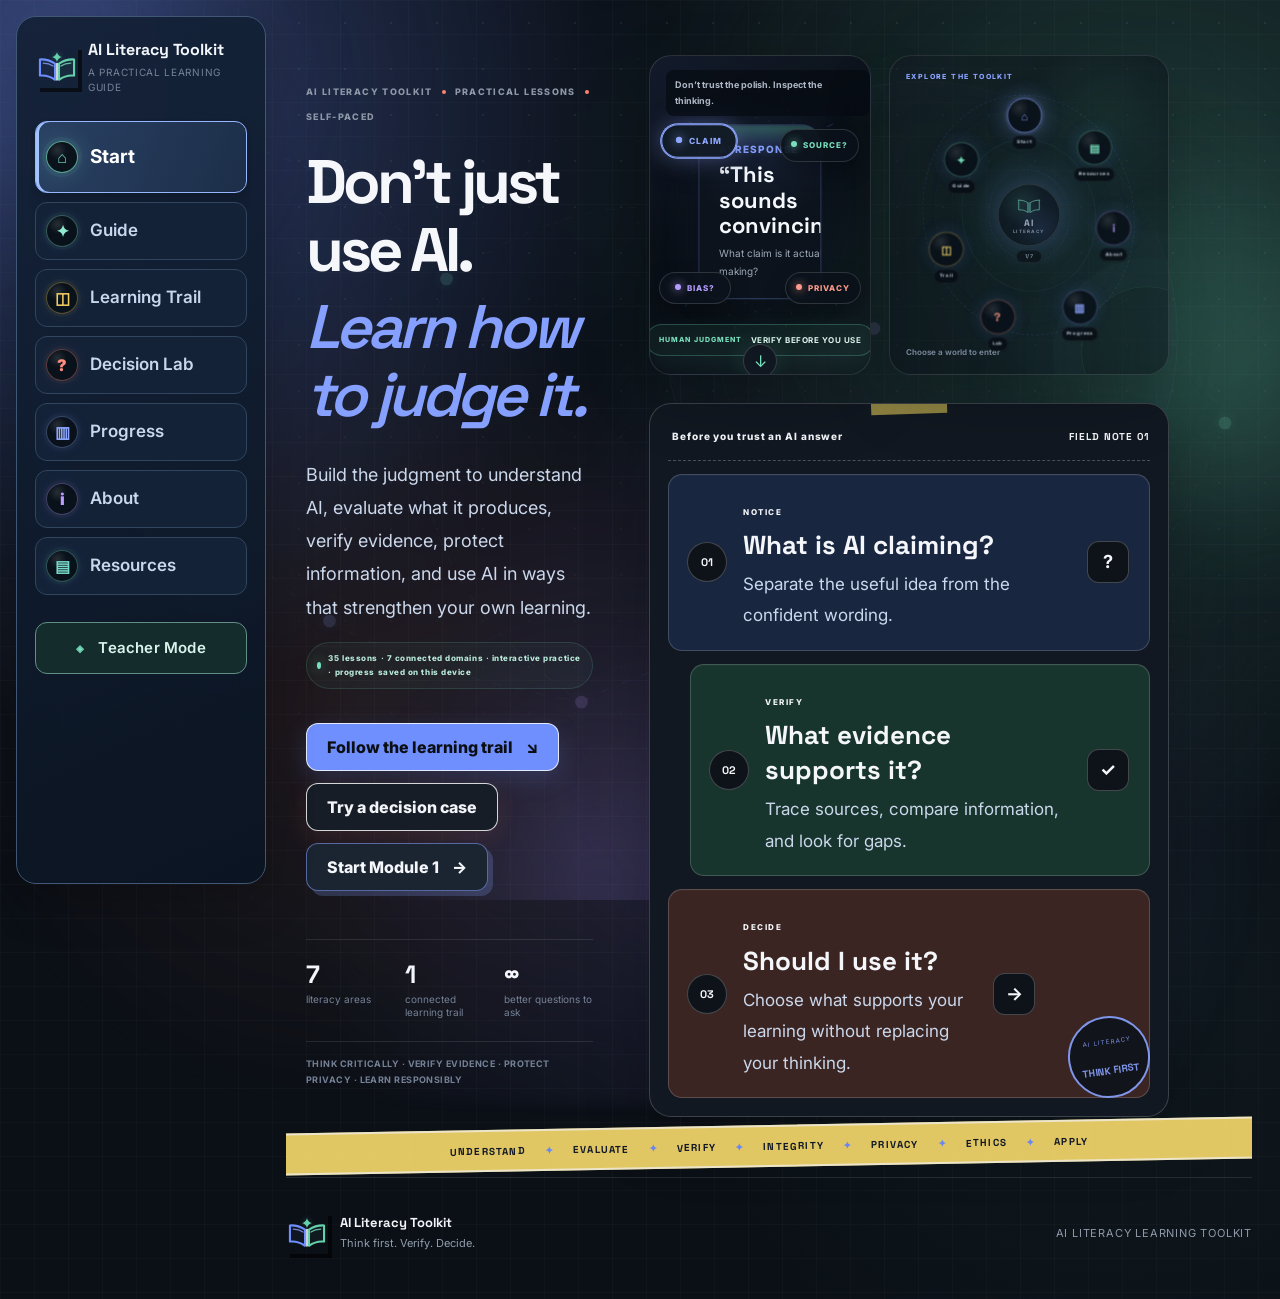
<file: index.html>
<!DOCTYPE html>
<html lang="en">
<head>
    <meta charset="UTF-8">
    <meta name="viewport" content="width=device-width, initial-scale=1.0">
    <meta name="theme-color" content="#0c0f14">
    <meta name="color-scheme" content="dark">
    <title>AI Literacy Toolkit</title>
    <meta name="description" content="Explore 35 AI literacy lessons with detailed discussions, real-life scenarios, interactive quizzes, and assessments.">
    <meta name="application-name" content="AI Literacy Toolkit">
    <meta property="og:type" content="website">
    <meta property="og:title" content="AI Literacy Toolkit">
    <meta property="og:description" content="Explore practical AI literacy lessons, real-life scenarios, quizzes, and assessments.">
    <meta name="twitter:card" content="summary">
    <meta name="twitter:title" content="AI Literacy Toolkit">
    <meta name="twitter:description" content="Explore practical AI literacy lessons, real-life scenarios, quizzes, and assessments.">
    <link rel="icon" href="data:image/svg+xml,%3Csvg xmlns='http://www.w3.org/2000/svg' viewBox='0 0 64 64'%3E%3Crect width='64' height='64' rx='15' fill='%230c0f14'/%3E%3Cg fill='none' stroke-linecap='round' stroke-linejoin='round' stroke-width='3'%3E%3Cpath d='M8 23c8-.5 15 1.5 21 6v23c-6-4.5-13-6.5-21-6V23Z' stroke='%236f8fff'/%3E%3Cpath d='M56 23c-8-.5-15 1.5-21 6v23c6-4.5 13-6.5 21-6V23Z' stroke='%2365d1ab'/%3E%3Cpath d='M32 29v23' stroke='%23f2f4f8'/%3E%3C/g%3E%3Cpath d='M32 7c1.2 4 3.4 6.2 7.4 7.4-4 1.2-6.2 3.4-7.4 7.4-1.2-4-3.4-6.2-7.4-7.4 4-1.2 6.2-3.4 7.4-7.4Z' fill='%2365d1ab'/%3E%3C/svg%3E">
    <link rel="preconnect" href="https://fonts.googleapis.com">
    <link rel="preconnect" href="https://fonts.gstatic.com" crossorigin>
    <link href="https://fonts.googleapis.com/css2?family=Inter:wght@400;500;600;700;800&family=Space+Grotesk:wght@500;600;700&display=swap" rel="stylesheet">
    <link rel="stylesheet" href="css/style.css?v=20261109-lesson-guides">
    <link rel="stylesheet" href="css/studio-enhancement.css?v=20261027-theme-restore2">
    <link rel="stylesheet" href="css/simple-lessons.css?v=20261108-lesson-sources">
    <link rel="stylesheet" href="css/lesson-media.css?v=20261031-restore1">
    <link rel="stylesheet" href="css/readable-rail.css?v=20261031-interactive2">
    <link rel="stylesheet" href="css/more-lessons.css?v=20261109-resources">
    <link rel="stylesheet" href="css/print-guides.css?v=20261109-lesson-guides">
</head>
<body class="readable-ui studio-ui">
    <a class="skip-link" href="#mainContent">Skip to main content</a>

    <div class="page-progress" aria-hidden="true">
        <span id="pageProgressBar"></span>
    </div>

    <div class="ambient-scene" aria-hidden="true">
        <svg class="ambient-domain-network" viewBox="0 0 1600 1000" preserveAspectRatio="xMidYMid slice">
            <g class="domain-network-lines">
                <path d="M165 185 C340 120 475 180 585 310"/>
                <path d="M585 310 C760 185 930 210 1060 365"/>
                <path d="M1060 365 C1210 255 1365 290 1450 470"/>
                <path d="M585 310 C520 500 555 660 735 780"/>
                <path d="M735 780 C910 690 1055 710 1185 825"/>
                <path d="M1060 365 C1025 545 1070 690 1185 825"/>
                <path d="M165 185 C235 420 305 595 455 690"/>
                <path d="M455 690 C535 735 625 760 735 780"/>
                <path d="M1450 470 C1375 650 1290 750 1185 825"/>
            </g>
            <g class="domain-network-pulses">
                <circle cx="165" cy="185" r="7"/>
                <circle cx="585" cy="310" r="7"/>
                <circle cx="1060" cy="365" r="7"/>
                <circle cx="1450" cy="470" r="7"/>
                <circle cx="455" cy="690" r="7"/>
                <circle cx="735" cy="780" r="7"/>
                <circle cx="1185" cy="825" r="7"/>
            </g>
            <g class="domain-network-halos">
                <circle cx="165" cy="185" r="28"/>
                <circle cx="585" cy="310" r="28"/>
                <circle cx="1060" cy="365" r="28"/>
                <circle cx="1450" cy="470" r="28"/>
                <circle cx="455" cy="690" r="28"/>
                <circle cx="735" cy="780" r="28"/>
                <circle cx="1185" cy="825" r="28"/>
            </g>
        </svg>

        <span class="ambient-orb ambient-orb-blue"></span>
        <span class="ambient-orb ambient-orb-mint"></span>
        <span class="ambient-orb ambient-orb-purple"></span>
        <span class="ambient-trail ambient-trail-one"></span>
        <span class="ambient-trail ambient-trail-two"></span>
        <span class="ambient-ring"></span>

    </div>

    <nav class="solar-nav" id="solarNav" aria-label="Explore toolkit pages">
        <div class="solar-system">
            <span class="solar-orbit orbit-one" aria-hidden="true"></span>
            <span class="solar-orbit orbit-two" aria-hidden="true"></span>
            <span class="solar-orbit orbit-three" aria-hidden="true"></span>
            <span class="solar-core" aria-hidden="true">
                <svg viewBox="0 0 64 52" focusable="false">
                    <path d="M6 14.5c8.2-.5 15.6 1.6 23 6.5v24.5C22.1 40.4 14.5 38.2 6 39V14.5Z"/>
                    <path d="M58 14.5c-8.2-.5-15.6 1.6-23 6.5v24.5c6.9-5.1 14.5-7.3 23-6.5V14.5Z"/>
                    <path d="M32 20.8v24.7"/>
                </svg>
                <strong>AI</strong>
                <small>LITERACY</small>
            </span>

            <button class="solar-planet planet-home" type="button" data-solar-page="home" aria-label="Open Start page">
                <span>⌂</span><i>Start</i>
            </button>
            <button class="solar-planet planet-guide" type="button" data-solar-page="guide" aria-label="Open Guide page">
                <span>✦</span><i>Guide</i>
            </button>
            <button class="solar-planet planet-modules" type="button" data-solar-page="modules" aria-label="Open Learning Trail page">
                <span>◫</span><i>Trail</i>
            </button>
            <button class="solar-planet planet-challenge" type="button" data-solar-page="challenge" aria-label="Open Decision Lab page">
                <span>?</span><i>Lab</i>
            </button>
            <button class="solar-planet planet-progress" type="button" data-solar-page="progress" aria-label="Open Progress page">
                <span>▥</span><i>Progress</i>
            </button>
            <button class="solar-planet planet-about" type="button" data-solar-page="about" aria-label="Open About page">
                <span>i</span><i>About</i>
            </button>
            <button class="solar-planet planet-resources" type="button" data-solar-page="resources" aria-label="Open Resources page">
                <span>▤</span><i>Resources</i>
            </button>
        </div>
        <span class="solar-hint">Explore the toolkit</span>
    </nav>

    <header class="site-header" id="siteHeader">
        <a class="brand" href="#home" aria-label="AI Literacy Toolkit home">
            <span class="brand-mark" aria-hidden="true">
                <svg viewBox="0 0 64 52" focusable="false">
                    <path class="logo-book-left" d="M6 14.5c8.2-.5 15.6 1.6 23 6.5v24.5C22.1 40.4 14.5 38.2 6 39V14.5Z"/>
                    <path class="logo-book-right" d="M58 14.5c-8.2-.5-15.6 1.6-23 6.5v24.5c6.9-5.1 14.5-7.3 23-6.5V14.5Z"/>
                    <path class="logo-spine" d="M32 20.8v24.7"/>
                    <path class="logo-page-left" d="M11 20c5.8.1 10.7 1.5 15 4.5"/>
                    <path class="logo-page-right" d="M53 20c-5.8.1-10.7 1.5-15 4.5"/>
                    <path class="logo-sparkle" d="M32 3.5c1.2 4 3.4 6.2 7.4 7.4-4 1.2-6.2 3.4-7.4 7.4-1.2-4-3.4-6.2-7.4-7.4 4-1.2 6.2-3.4 7.4-7.4Z"/>
                </svg>
            </span>
            <span class="brand-copy">
                <strong>AI Literacy Toolkit</strong>
                <small>A Practical Learning Guide</small>
            </span>
        </a>

        <nav class="nav-links" id="navLinks" aria-label="Primary navigation">
            <a href="#home" class="active">Start</a>
            <a href="#guide">Guide</a>
            <a href="#modules">Learning Trail</a>
            <a href="#challenge">Decision Lab</a>
            <a href="#progress">Progress</a>
            <a href="#about">About</a>
            <a href="#resources">Resources</a>
            <button class="nav-teacher-btn" id="teacherModeBtn" type="button">Teacher Mode</button>
        </nav>

        <button class="menu-btn" id="menuBtn" type="button"
                aria-label="Open navigation menu"
                aria-controls="navLinks"
                aria-expanded="false">Menu</button>
    </header>

    <main id="mainContent">
        <section class="hero app-page" id="home" data-page="home" data-page-label="START">
            <div class="hero-copy">
                <div class="eyebrow">
                    <span>AI Literacy Toolkit</span>
                    <i></i>
                    <span>Practical lessons</span>
                    <i></i>
                    <span>Self-paced</span>
                </div>

                <h1>
                    Don’t just use AI.
                    <span>Learn how to judge it.</span>
                </h1>

                <p class="hero-lead">
                    A student-centered field guide for understanding AI, checking
                    what it produces, protecting your information, and deciding
                    when AI actually supports learning.
                </p>

                <div class="hero-actions">
                    <a href="#modules" class="btn btn-ink">
                        Follow the learning trail <span>↘</span>
                    </a>
                    <button class="btn btn-paper" type="button" id="heroChallengeBtn">
                        Try a decision case
                    </button>
                    <button class="btn btn-resume" type="button" id="continueLearningBtn" hidden>
                        Continue Module <span>→</span>
                    </button>
                </div>

                <div class="hero-proof">
                    <div>
                        <strong>7</strong>
                        <span>literacy areas</span>
                    </div>
                    <div>
                        <strong>1</strong>
                        <span>connected learning trail</span>
                    </div>
                    <div>
                        <strong>∞</strong>
                        <span>better questions to ask</span>
                    </div>
                </div>
            </div>

            <div class="hero-visual-zone">
                <div class="hero-top-visuals">
                    <div class="ai-scanner-hook" aria-hidden="true">
                    <svg class="scanner-network" viewBox="0 0 600 300" preserveAspectRatio="none">
                        <path d="M300 150 C220 95 170 72 105 62"/>
                        <path d="M300 150 C385 92 445 70 515 62"/>
                        <path d="M300 150 C210 178 155 208 92 238"/>
                        <path d="M300 150 C392 182 452 210 520 240"/>
                        <circle cx="300" cy="150" r="92"/>
                        <circle cx="300" cy="150" r="126"/>
                    </svg>

                    <span class="scanner-node scanner-node-claim">CLAIM</span>
                    <span class="scanner-node scanner-node-source">SOURCE?</span>
                    <span class="scanner-node scanner-node-bias">BIAS?</span>
                    <span class="scanner-node scanner-node-privacy">PRIVACY</span>

                    <div class="scanner-core">
                        <span class="scanner-core-kicker">AI RESPONSE</span>
                        <strong>“This sounds convincing.”</strong>
                        <small>But should you trust it?</small>
                        <span class="scanner-sweep"></span>
                    </div>

                    <div class="scanner-verdict">
                        <span>HUMAN JUDGMENT</span>
                        <strong>VERIFY BEFORE YOU USE</strong>
                    </div>

                    <div class="scanner-caption">
                        Don’t trust the polish. Inspect the thinking.
                    </div>
                    </div>

                    <div class="home-orbit-slot" id="homeOrbitSlot" aria-hidden="true">
                        <span class="orbit-slot-label">EXPLORE THE TOOLKIT</span>
                        <span class="orbit-slot-note">Choose a world to enter</span>
                    </div>
                </div>

                <aside class="decision-board" aria-label="AI decision guide">
                    <div class="board-top">
                        <span class="board-kicker">Before you trust an AI answer</span>
                        <span class="board-code">FIELD NOTE 01</span>
                    </div>

                    <div class="decision-step step-notice">
                        <span class="step-no">01</span>
                        <div>
                            <small>NOTICE</small>
                            <h2>What is AI claiming?</h2>
                            <p>Separate the useful idea from the confident wording.</p>
                        </div>
                        <b>?</b>
                    </div>

                    <div class="decision-step step-check">
                        <span class="step-no">02</span>
                        <div>
                            <small>VERIFY</small>
                            <h2>What evidence supports it?</h2>
                            <p>Trace sources, compare information, and look for gaps.</p>
                        </div>
                        <b>✓</b>
                    </div>

                    <div class="decision-step step-decide">
                        <span class="step-no">03</span>
                        <div>
                            <small>DECIDE</small>
                            <h2>Should I use it?</h2>
                            <p>Choose what supports your learning without replacing your thinking.</p>
                        </div>
                        <b>→</b>
                    </div>

                    <div class="board-stamp">
                        <span>AI LITERACY</span>
                        <strong>THINK FIRST</strong>
                    </div>
                </aside>
            </div>

            <div class="hero-ribbon" aria-hidden="true">
                <span>UNDERSTAND</span><i>✦</i>
                <span>EVALUATE</span><i>✦</i>
                <span>VERIFY</span><i>✦</i>
                <span>INTEGRITY</span><i>✦</i>
                <span>PRIVACY</span><i>✦</i>
                <span>ETHICS</span><i>✦</i>
                <span>APPLY</span>
            </div>
        </section>


        <section class="toolkit-guide app-page" id="guide" data-page="guide" data-page-label="GUIDE">
            <div class="guide-intro">
                <span class="section-index">01 / START HERE</span>
                <h2>Use the toolkit like a learner,<br><em>not like an answer machine.</em></h2>
                <p>
                    Each lesson has four parts. Start with the discussion, explore real-life scenarios,
                    try the quiz, and then use the assessment to check what you learned.
                </p>

            </div>

            <div class="guide-panel">
                <div class="guide-flow" aria-label="How to use the toolkit"><article><span>01</span><strong>Discussion</strong><p>Read the discussion and worked examples. Selected lessons also have a video.</p></article><article><span>02</span><strong>Real-Life Scenarios</strong><p>Explore everyday situations and responsible responses.</p></article><article><span>03</span><strong>Quiz</strong><p>Try practice questions and review immediate feedback.</p></article><article><span>04</span><strong>Assessment</strong><p>Apply the lesson to new tasks and review your results.</p></article></div>

                <div class="safety-card">
                    <span>STUDENT SAFETY RULES</span>
                    <div class="safety-grid">
                        <p><b>Verify important claims.</b> AI can sound confident and still be wrong.</p>
                        <p><b>Protect personal data.</b> Do not paste unnecessary private or confidential information.</p>
                        <p><b>Follow task rules.</b> Teacher and school instructions still matter when AI is used.</p>
                        <p><b>Keep human judgment.</b> AI should support your thinking, not replace responsibility.</p>
                    </div>
                </div>
            </div>

            <div class="readiness-card">
                <div class="readiness-copy">
                    <span>PERSONAL READINESS CHECK</span>
                    <h3>Where do you want more practice?</h3>
                    <p>
                        Use this self-check to decide where you want more practice. Your choices stay in this browser.
                    </p>
                </div>

                <div class="readiness-items">
                    <div class="readiness-item" data-readiness="1">
                        <strong>I can explain what AI can and cannot do.</strong>
                        <div><button type="button" data-level="1">Need practice</button><button type="button" data-level="2">Sometimes</button><button type="button" data-level="3">Confident</button></div>
                    </div>
                    <div class="readiness-item" data-readiness="2">
                        <strong>I can evaluate an AI answer instead of trusting it immediately.</strong>
                        <div><button type="button" data-level="1">Need practice</button><button type="button" data-level="2">Sometimes</button><button type="button" data-level="3">Confident</button></div>
                    </div>
                    <div class="readiness-item" data-readiness="3">
                        <strong>I can verify AI-generated claims and sources.</strong>
                        <div><button type="button" data-level="1">Need practice</button><button type="button" data-level="2">Sometimes</button><button type="button" data-level="3">Confident</button></div>
                    </div>
                    <div class="readiness-item" data-readiness="4">
                        <strong>I know when AI use supports learning and when it may replace my work.</strong>
                        <div><button type="button" data-level="1">Need practice</button><button type="button" data-level="2">Sometimes</button><button type="button" data-level="3">Confident</button></div>
                    </div>
                    <div class="readiness-item" data-readiness="5">
                        <strong>I can protect personal information when prompting or uploading files.</strong>
                        <div><button type="button" data-level="1">Need practice</button><button type="button" data-level="2">Sometimes</button><button type="button" data-level="3">Confident</button></div>
                    </div>
                    <div class="readiness-item" data-readiness="6">
                        <strong>I consider bias, consent, misinformation, and possible harm.</strong>
                        <div><button type="button" data-level="1">Need practice</button><button type="button" data-level="2">Sometimes</button><button type="button" data-level="3">Confident</button></div>
                    </div>
                    <div class="readiness-item" data-readiness="7">
                        <strong>I can use AI as a learning partner without giving up my own thinking.</strong>
                        <div><button type="button" data-level="1">Need practice</button><button type="button" data-level="2">Sometimes</button><button type="button" data-level="3">Confident</button></div>
                    </div>
                </div>

                <div class="readiness-result" id="readinessResult">
                    Select a response for each statement to see which domains may deserve more practice.
                </div>
            </div>
        </section>

        <section class="modules-section app-page" id="modules" data-page="modules" data-page-label="LEARNING TRAIL">
            <div class="modules-intro">
                <span class="section-index">02 / LEARNING TRAIL</span>
                <h2>Seven stops.<br><em>One way of thinking.</em></h2>
                <p>
                    The toolkit is organized as a trail rather than a pile of lessons.
                    Each stop adds one decision-making skill you can carry into the next.
                </p>
            </div>

            <div class="module-trail">
                <article class="module-card tone-1" id="module-1">
                    <span class="trail-node">01</span>
                    <div class="module-body">
                        <span class="module-tag">FOUNDATION</span>
                        <h3>Basic AI Understanding</h3>
                        <p>Discover what artificial intelligence is, how AI systems work, and where you encounter AI in everyday life.</p>
                        <div class="module-question">Can I explain what AI can — and cannot — actually do?</div>
                        <div class="module-tool-preview"><span>TOOL</span><strong>AI or Algorithm?</strong></div>
                        <button class="module-link" type="button" data-module="1">Begin module <span>→</span></button>
                    </div>
                </article>

                <article class="module-card tone-2" id="module-2">
                    <span class="trail-node">02</span>
                    <div class="module-body">
                        <span class="module-tag">CRITICAL THINKING</span>
                        <h3>Evaluation of AI-Generated Outputs</h3>
                        <p>Learn how to examine AI-generated content for errors, bias, misleading information, and questionable claims.</p>
                        <div class="module-question">Does this answer deserve my trust?</div>
                        <div class="module-tool-preview"><span>TOOL</span><strong>Six-Lens Output Check</strong></div>
                        <button class="module-link" type="button" data-module="2">Begin module <span>→</span></button>
                    </div>
                </article>

                <article class="module-card tone-3" id="module-3">
                    <span class="trail-node">03</span>
                    <div class="module-body">
                        <span class="module-tag">VERIFICATION</span>
                        <h3>Source Verification</h3>
                        <p>Develop practical techniques for checking claims, tracing information, and identifying trustworthy sources.</p>
                        <div class="module-question">Can I trace this claim beyond the chatbot?</div>
                        <div class="module-tool-preview"><span>TOOL</span><strong>VERIFY</strong></div>
                        <button class="module-link" type="button" data-module="3">Begin module <span>→</span></button>
                    </div>
                </article>

                <article class="module-card tone-4" id="module-4">
                    <span class="trail-node">04</span>
                    <div class="module-body">
                        <span class="module-tag">RESPONSIBILITY</span>
                        <h3>Academic Integrity</h3>
                        <p>Understand how AI can support schoolwork while maintaining honesty, originality, and responsible authorship.</p>
                        <div class="module-question">Is AI helping me learn, or doing the learning for me?</div>
                        <div class="module-tool-preview"><span>TOOL</span><strong>AI Assistance Spectrum</strong></div>
                        <button class="module-link" type="button" data-module="4">Begin module <span>→</span></button>
                    </div>
                </article>

                <article class="module-card tone-5" id="module-5">
                    <span class="trail-node">05</span>
                    <div class="module-body">
                        <span class="module-tag">DIGITAL SAFETY</span>
                        <h3>Data Privacy</h3>
                        <p>Learn how AI systems may process information and how to protect personal and sensitive data when using AI tools.</p>
                        <div class="module-question">What am I giving away when I type this prompt?</div>
                        <div class="module-tool-preview"><span>TOOL</span><strong>Prompt Privacy Scanner</strong></div>
                        <button class="module-link" type="button" data-module="5">Begin module <span>→</span></button>
                    </div>
                </article>

                <article class="module-card tone-6" id="module-6">
                    <span class="trail-node">06</span>
                    <div class="module-body">
                        <span class="module-tag">ETHICS</span>
                        <h3>Ethical Awareness</h3>
                        <p>Explore fairness, bias, transparency, accountability, and ethical concerns surrounding artificial intelligence.</p>
                        <div class="module-question">Who could be helped — or harmed — by this AI use?</div>
                        <div class="module-tool-preview"><span>TOOL</span><strong>Ethics Court</strong></div>
                        <button class="module-link" type="button" data-module="6">Begin module <span>→</span></button>
                    </div>
                </article>

                <article class="module-card tone-7 featured" id="module-7">
                    <span class="trail-node">07</span>
                    <div class="module-body">
                        <span class="module-tag">PUT IT TOGETHER</span>
                        <h3>Responsible AI-Supported Learning</h3>
                        <p>Bring everything together and learn how AI can support thinking, creativity, problem-solving, and learning without replacing your own effort.</p>
                        <div class="module-question">Can I use AI and still keep my thinking in the driver’s seat?</div>
                        <div class="module-tool-preview"><span>TOOL</span><strong>AI WISE Learning Routine</strong></div>
                        <button class="module-link" type="button" data-module="7">Begin module <span>→</span></button>
                    </div>
                </article>
            </div>
        </section>

        <section class="decision-lab app-page" id="challenge" data-page="challenge" data-page-label="DECISION LAB">
            <div class="lab-label">03 / DECISION LAB</div>

            <div class="lab-case">
                <div class="case-copy">
                    <span class="case-sticker">REAL-WORLD CASE</span>
                    <h2>AI gives you a source.<br>But the source does not exist.</h2>
                    <p>
                        The answer sounds polished. The statistic looks believable.
                        What matters now is what you do next.
                    </p>
                </div>

                <div class="case-action">
                    <div class="case-note">
                        <span>YOUR TASK</span>
                        <strong>Choose the most responsible next step.</strong>
                    </div>
                    <button class="btn btn-accent" id="challengeBtn" type="button">
                        Enter the decision lab <span>→</span>
                    </button>
                </div>
            </div>
        </section>

        <section class="progress-section app-page" id="progress" data-page="progress" data-page-label="PROGRESS">
            <div class="progress-copy">
                <span class="section-index">04 / YOUR PROGRESS</span>
                <h2>Build judgment,<br><em>one module at a time.</em></h2>
                <p>
                    Your completed lessons and practice answers stay in this browser, so you can return and pick up where you left off.
                </p>

                <button class="progress-resume" id="progressResumeBtn" type="button">
                    Continue learning <span>→</span>
                </button>
            </div>

            <div class="progress-stack">
                <div class="progress-passport">
                    <div class="passport-top">
                        <div>
                            <span>AI LITERACY PASSPORT</span>
                            <h3 id="progressTitle">0 of 7 modules completed</h3>
                        </div>
                        <strong id="progressPercentage">0%</strong>
                    </div>

                    <div class="progress-track">
                        <div class="progress-fill" id="progressFill"></div>
                    </div>

                    <div class="passport-stamps" aria-label="Module completion stamps">
                        <span>01</span><span>02</span><span>03</span><span>04</span>
                        <span>05</span><span>06</span><span>07</span>
                    </div>

                    <p class="progress-message" id="progressMessage">
                        Start anywhere, but finish the trail with a stronger habit:
                        pause, verify, and decide.
                    </p>
                </div>

                <div class="progress-dashboard">
                    <div class="dashboard-head">
                        <div>
                            <span>LEARNING TRAIL STATUS</span>
                            <strong>See where you are and jump back in.</strong>
                        </div>
                        <small>Saved locally</small>
                    </div>

                    <div class="dashboard-modules">
                        <button type="button" data-progress-module="1"><span>01</span><strong>Basic AI Understanding</strong><em>Not started</em></button>
                        <button type="button" data-progress-module="2"><span>02</span><strong>Evaluate AI Outputs</strong><em>Not started</em></button>
                        <button type="button" data-progress-module="3"><span>03</span><strong>Source Verification</strong><em>Not started</em></button>
                        <button type="button" data-progress-module="4"><span>04</span><strong>Academic Integrity</strong><em>Not started</em></button>
                        <button type="button" data-progress-module="5"><span>05</span><strong>Data Privacy</strong><em>Not started</em></button>
                        <button type="button" data-progress-module="6"><span>06</span><strong>Ethical Awareness</strong><em>Not started</em></button>
                        <button type="button" data-progress-module="7"><span>07</span><strong>Responsible AI Learning</strong><em>Not started</em></button>
                    </div>
                </div>
            </div>

            <div class="local-data-control">
                <div>
                    <span>THIS DEVICE</span>
                    <strong>Want to start the toolkit again?</strong>
                    <p>
                        Resetting removes completed lessons, quiz and assessment answers, readiness choices,
                        reflections, application drafts, capstone response, and the last-opened lesson
                        from this browser.
                    </p>
                </div>
                <button type="button" id="resetToolkitBtn">Reset my toolkit data</button>
            </div>

            <div class="completion-panel" id="completionPanel" hidden>
                <div class="completion-copy">
                    <span>LEARNING TRAIL COMPLETE</span>
                    <h3>You reached the end of the seven-domain trail.</h3>
                    <p>
                        Review the tools below, then try the capstone to use what you learned in one AI-supported task.
                    </p>
                </div>

                <div class="completion-tools">
                    <article><span>01</span><strong>AI or Algorithm?</strong><p>Know what AI is doing and keep human agency.</p></article>
                    <article><span>02</span><strong>Six-Lens Output Check</strong><p>Evaluate accuracy, relevance, completeness, logic, bias, and evidence.</p></article>
                    <article><span>03</span><strong>VERIFY</strong><p>Trace important claims back to evidence you can inspect.</p></article>
                    <article><span>04</span><strong>AI Assistance Spectrum</strong><p>Judge whether AI supports learning or substitutes for it.</p></article>
                    <article><span>05</span><strong>Prompt Privacy Scanner</strong><p>Minimize personal and confidential information before sharing.</p></article>
                    <article><span>06</span><strong>Ethics Court</strong><p>Consider people, harms, consent, ownership, and accountability.</p></article>
                    <article><span>07</span><strong>AI WISE Routine</strong><p>Ask, think, check, verify, improve, and own the final work.</p></article>
                </div>

                <div class="completion-actions">
                    <button type="button" id="openCapstoneBtn">Take the final integrated capstone <span>→</span></button>
                    <button type="button" id="printQuickGuideBtn">Print / save learner quick guide <span>↗</span></button>
                </div>
            </div>
        </section>

        <section class="about-section app-page" id="about" data-page="about" data-page-label="ABOUT">
            <div class="about-title">
                <span class="section-index">05 / ABOUT THE WEBSITE</span>
                <h2>Build practical AI skills.<br>Learn at your own pace.</h2>
            </div>

            <div class="about-copy">
                <p>
                    The AI Literacy Toolkit helps you understand how AI works, evaluate its answers, verify sources,
                    protect personal information, and use AI responsibly in your own work and learning.
                </p>
                <p>
                    Explore the lessons, try the Decision Lab, or use Teacher Mode to find classroom activities and printable guides.
                </p>

                <div class="study-snapshot"><article><span>LEARNERS</span><strong>For students and curious learners</strong><p>Build the judgment to use AI thoughtfully at school and in everyday life.</p></article><article><span>TOPICS</span><strong>Seven connected AI literacy domains</strong><p>Understand AI, evaluate answers, check sources, protect privacy, and use AI responsibly.</p></article><article><span>PRACTICE</span><strong>Discussion, scenarios, quiz, and assessment</strong><p>Read a detailed explanation, see how it applies, then practice and check your understanding.</p></article><article><span>PROGRESS</span><strong>Continue at your own pace</strong><p>Your completed lessons and answers stay in this browser on this device.</p></article></div>

            </div>
        </section>

        <section class="glossary-section app-page" id="glossary" data-page="resources" data-page-label="QUICK GLOSSARY">
            <div class="glossary-title">
                <span class="section-index">06 / QUICK GLOSSARY</span>
                <h2>Words worth knowing<br><em>before you trust the tool.</em></h2>
                <p>Use these definitions while working through the seven domains.</p>
            </div>

            <div class="glossary-grid">
                <details><summary>Artificial Intelligence (AI)</summary><p>Computer systems designed to perform tasks such as recognizing patterns, making predictions, classifying information, or generating content.</p></details>
                <details><summary>Generative AI</summary><p>AI that produces new outputs such as text, images, audio, code, or video based on patterns learned from data and the instructions it receives.</p></details>
                <details><summary>Prompt</summary><p>The instruction, question, context, or input a user gives an AI system.</p></details>
                <details><summary>AI model</summary><p>A computational system trained to identify patterns and produce predictions or outputs from input.</p></details>
                <details><summary>Hallucination</summary><p>A confident-sounding AI output that contains fabricated, unsupported, or incorrect information.</p></details>
                <details><summary>Bias</summary><p>A systematic tendency that can lead to unfair, incomplete, or distorted outputs or decisions.</p></details>
                <details><summary>Deepfake / synthetic media</summary><p>AI-generated or manipulated media that can realistically imitate a person, voice, image, or event.</p></details>
                <details><summary>Personal data</summary><p>Information that identifies a person directly or can reasonably be linked to them, including combinations of details.</p></details>
                <details><summary>Source verification</summary><p>The process of locating evidence, checking credibility and context, and confirming that a source actually supports a claim.</p></details>
                <details><summary>Academic integrity</summary><p>Honest and responsible academic work that follows task rules and accurately represents the learner’s own contribution.</p></details>
                <details><summary>Human agency</summary><p>The ability and responsibility of people to set goals, make decisions, exercise judgment, and remain accountable when using AI.</p></details>
                <details><summary>AI literacy</summary><p>The knowledge, skills, and judgment needed to understand, use, evaluate, and engage with AI responsibly and critically.</p></details>
            </div>
        </section>

        <section class="resources-section app-page" id="resources" data-page="resources" data-page-label="RESOURCES">
            <div class="resources-title">
                <span class="section-index">07 / REFERENCES & RESOURCES</span>
                <h2>Trusted sources for<br><em>better AI decisions.</em></h2>
                <p>
                    Browse the toolkit’s background references, lesson guides, and video credits.
                </p>
            </div>

            <div class="resource-grid">
<article class="reference-card" data-reference="students"><span>Student framework</span><h3><a href="https://www.unesco.org/en/articles/ai-competency-framework-students" target="_blank" rel="noopener noreferrer">AI competency framework for students</a></h3><p class="reference-citation">Miao, F., Shiohira, K., &amp; Lao, N. (2024). AI competency framework for students. UNESCO.</p><p>A framework for understanding AI, making ethical decisions, and keeping people involved in AI use.</p><a class="reference-open" href="https://www.unesco.org/en/articles/ai-competency-framework-students" target="_blank" rel="noopener noreferrer">Open original source ↗</a></article>
<article class="reference-card" data-reference="guidance"><span>Educational guidance</span><h3><a href="https://www.unesco.org/en/articles/guidance-generative-ai-education-and-research" target="_blank" rel="noopener noreferrer">Guidance for generative AI in education and research</a></h3><p class="reference-citation">Miao, F., &amp; Holmes, W. (2023). Guidance for generative AI in education and research. UNESCO.</p><p>Guidance on responsible, human-centred use of generative AI in education.</p><a class="reference-open" href="https://www.unesco.org/en/articles/guidance-generative-ai-education-and-research" target="_blank" rel="noopener noreferrer">Open original source ↗</a></article>
<article class="reference-card" data-reference="teachers"><span>Teacher framework</span><h3><a href="https://www.unesco.org/en/articles/ai-competency-framework-teachers" target="_blank" rel="noopener noreferrer">AI competency framework for teachers</a></h3><p class="reference-citation">Miao, F., &amp; Cukurova, M. (2024). AI competency framework for teachers. UNESCO.</p><p>A reference for AI knowledge, ethics, pedagogy, and professional learning.</p><a class="reference-open" href="https://www.unesco.org/en/articles/ai-competency-framework-teachers" target="_blank" rel="noopener noreferrer">Open original source ↗</a></article>
<article class="reference-card" data-reference="long"><span>AI literacy paper</span><h3><a href="https://doi.org/10.1145/3313831.3376727" target="_blank" rel="noopener noreferrer">What is AI literacy? Competencies and design considerations</a></h3><p class="reference-citation">Long, D., &amp; Magerko, B. (2020). What is AI literacy? Competencies and design considerations. Proceedings of the 2020 CHI Conference on Human Factors in Computing Systems, 1–16. https://doi.org/10.1145/3313831.3376727</p><p>A foundational account of competencies and design considerations for AI literacy.</p><a class="reference-open" href="https://doi.org/10.1145/3313831.3376727" target="_blank" rel="noopener noreferrer">Open original source ↗</a><a class="reference-alternate" href="https://aiunplugged.lmc.gatech.edu/wp-content/uploads/sites/36/2020/08/CHI-2020-AI-Literacy-Paper-Camera-Ready.pdf" target="_blank" rel="noopener noreferrer">Read the Georgia Tech copy (PDF) ↗</a></article>
<article class="reference-card" data-reference="ng"><span>AI literacy paper</span><h3><a href="https://doi.org/10.1016/j.caeai.2021.100041" target="_blank" rel="noopener noreferrer">Conceptualizing AI literacy: An exploratory review</a></h3><p class="reference-citation">Ng, D. T. K., Leung, J. K. L., Chu, S. K. W., &amp; Qiao, M. S. (2021). Conceptualizing AI literacy: An exploratory review. Computers and Education: Artificial Intelligence, 2, 100041. https://doi.org/10.1016/j.caeai.2021.100041</p><p>An exploratory review connecting knowledge, application, evaluation, creation, and ethical use of AI.</p><a class="reference-open" href="https://doi.org/10.1016/j.caeai.2021.100041" target="_blank" rel="noopener noreferrer">Open original source ↗</a><a class="reference-alternate" href="https://data.inu.ac.kr/items/f024eb9f-061e-4639-a1d6-467305c96537" target="_blank" rel="noopener noreferrer">Read the Incheon National University copy ↗</a></article>
<article class="reference-card" data-reference="privacy"><span>Philippine law</span><h3><a href="https://elibrary.judiciary.gov.ph/thebookshelf/showdocs/2/50253" target="_blank" rel="noopener noreferrer">Republic Act No. 10173: Data Privacy Act of 2012</a></h3><p class="reference-citation">Republic of the Philippines. (2012). Republic Act No. 10173: Data Privacy Act of 2012.</p><p>The official law text, hosted by the Supreme Court E-Library, with an alternative link to the National Privacy Commission.</p><a class="reference-open" href="https://elibrary.judiciary.gov.ph/thebookshelf/showdocs/2/50253" target="_blank" rel="noopener noreferrer">Open original source ↗</a><a class="reference-alternate" href="https://privacy.gov.ph/data-privacy-act/" target="_blank" rel="noopener noreferrer">Alternative: National Privacy Commission ↗</a></article>
<article class="reference-card" data-reference="deped"><span>DepEd policy · PDF</span><h3><a href="https://www.deped.gov.ph/wp-content/uploads/DO_s2026_003r.pdf" target="_blank" rel="noopener noreferrer">Foundational Guidelines on Artificial Intelligence (AI) in Basic Education</a></h3><p class="reference-citation">Department of Education. (2026, February 20). Foundational guidelines on artificial intelligence (AI) in basic education (DepEd Order No. 003, s. 2026).</p><p>The Department of Education’s guidance on AI in basic education, including human agency, responsible use, and learner protection.</p><a class="reference-open" href="https://www.deped.gov.ph/wp-content/uploads/DO_s2026_003r.pdf" target="_blank" rel="noopener noreferrer">Open original source ↗</a><a class="reference-alternate" href="https://www.deped.gov.ph/2026/02/?cat=8" target="_blank" rel="noopener noreferrer">Find the order in DepEd’s February 2026 archive ↗</a></article>
<article class="reference-card" data-reference="code"><span>Video collection</span><h3><a href="https://code.org/en-US/resources/videos" target="_blank" rel="noopener noreferrer">How AI Works and educational video library</a></h3><p class="reference-citation">Code.org. (n.d.). Educational videos about computer science and AI.</p><p>The official source of the playable lesson videos. Each video also has a direct YouTube link.</p><a class="reference-open" href="https://code.org/en-US/resources/videos" target="_blank" rel="noopener noreferrer">Open original source ↗</a></article>
<article class="reference-card" data-reference="fraud"><span>Scam awareness</span><h3><a href="https://consumer.ftc.gov/consumer-alerts/2023/03/scammers-use-ai-enhance-their-family-emergency-schemes" target="_blank" rel="noopener noreferrer">Scammers use AI to enhance their family emergency schemes</a></h3><p class="reference-citation">Federal Trade Commission. (2023, March). Scammers use AI to enhance their family emergency schemes. Consumer Advice.</p><p>Explains voice-impersonation risks and independent verification of an unexpected emergency request.</p><a class="reference-open" href="https://consumer.ftc.gov/consumer-alerts/2023/03/scammers-use-ai-enhance-their-family-emergency-schemes" target="_blank" rel="noopener noreferrer">Open original source ↗</a></article>
<article class="reference-card" data-reference="accessibility"><span>Accessibility guidance</span><h3><a href="https://www.w3.org/WAI/tutorials/images/" target="_blank" rel="noopener noreferrer">Images tutorial: Text alternatives</a></h3><p class="reference-citation">World Wide Web Consortium, Web Accessibility Initiative. (n.d.). Images tutorial.</p><p>Official guidance for describing images according to their information and function in context.</p><a class="reference-open" href="https://www.w3.org/WAI/tutorials/images/" target="_blank" rel="noopener noreferrer">Open original source ↗</a></article>
<details class="reference-card toolkit-lesson-guides">
    <summary>Topic guides (14)</summary>
    <div class="resource-grid">
<article class="reference-card" data-reference="debug"><span>Debugging guide</span><h3><a href="https://developer.chrome.com/docs/devtools/javascript" target="_blank" rel="noopener noreferrer">Get started debugging JavaScript</a></h3><p class="reference-citation">Chrome for Developers. (n.d.). Get started debugging JavaScript.</p><p>Reproduce a bug, pause the code, and inspect values before making a targeted change.</p><a class="reference-open" href="https://developer.chrome.com/docs/devtools/javascript" target="_blank" rel="noopener noreferrer">Open original source ↗</a></article>
<article class="reference-card" data-reference="cor"><span>Source verification</span><h3><a href="https://cor.inquirygroup.org/" target="_blank" rel="noopener noreferrer">Civic Online Reasoning</a></h3><p class="reference-citation">Digital Inquiry Group. (n.d.). Civic Online Reasoning.</p><p>Investigate who is behind a claim, examine the evidence, and compare what other sources say.</p><a class="reference-open" href="https://cor.inquirygroup.org/" target="_blank" rel="noopener noreferrer">Open original source ↗</a></article>
<article class="reference-card" data-reference="afp"><span>Verification tools</span><h3><a href="https://digitalcourses.afp.com/pages/afp-digital-verification-toolbox" target="_blank" rel="noopener noreferrer">AFP’s Digital Verification Toolbox</a></h3><p class="reference-citation">Agence France-Presse. (n.d.). AFP’s Digital Verification Toolbox.</p><p>Find reverse-image search tools for tracing photos to earlier publications and checking their context.</p><a class="reference-open" href="https://digitalcourses.afp.com/pages/afp-digital-verification-toolbox" target="_blank" rel="noopener noreferrer">Open original source ↗</a></article>
<article class="reference-card" data-reference="owl"><span>Writing and attribution</span><h3><a href="https://owl.purdue.edu/owl/research_and_citation/using_research/quoting_paraphrasing_and_summarizing/index.html" target="_blank" rel="noopener noreferrer">Quoting, paraphrasing, and summarizing</a></h3><p class="reference-citation">Purdue Online Writing Lab. (n.d.). Quoting, paraphrasing, and summarizing.</p><p>Distinguish exact quotations from paraphrases and summaries, and credit the original source in each case.</p><a class="reference-open" href="https://owl.purdue.edu/owl/research_and_citation/using_research/quoting_paraphrasing_and_summarizing/index.html" target="_blank" rel="noopener noreferrer">Open original source ↗</a></article>
<article class="reference-card" data-reference="prompt"><span>Prompt-writing guide</span><h3><a href="https://help.openai.com/en/articles/10032626-prompt-engineering-best-practices-for-chatgpt" target="_blank" rel="noopener noreferrer">Prompt engineering best practices for ChatGPT</a></h3><p class="reference-citation">OpenAI Help Center. (n.d.). Prompt engineering best practices for ChatGPT.</p><p>Use clear instructions and relevant context, then refine the request based on the response.</p><a class="reference-open" href="https://help.openai.com/en/articles/10032626-prompt-engineering-best-practices-for-chatgpt" target="_blank" rel="noopener noreferrer">Open original source ↗</a></article>
<article class="reference-card" data-reference="ml"><span>Machine learning guide</span><h3><a href="https://developers.google.com/machine-learning/intro-to-ml/what-is-ml" target="_blank" rel="noopener noreferrer">What is machine learning?</a></h3><p class="reference-citation">Google for Developers. (n.d.). What is machine learning?.</p><p>Compare types of machine learning and see how models use examples to make predictions or generate outputs.</p><a class="reference-open" href="https://developers.google.com/machine-learning/intro-to-ml/what-is-ml" target="_blank" rel="noopener noreferrer">Open original source ↗</a></article>
<article class="reference-card" data-reference="datasets"><span>Model testing guide</span><h3><a href="https://developers.google.com/machine-learning/crash-course/overfitting/dividing-datasets" target="_blank" rel="noopener noreferrer">Datasets: Dividing the original dataset</a></h3><p class="reference-citation">Google for Developers. (n.d.). Datasets: Dividing the original dataset.</p><p>See why a model is tested on examples that were set aside during training.</p><a class="reference-open" href="https://developers.google.com/machine-learning/crash-course/overfitting/dividing-datasets" target="_blank" rel="noopener noreferrer">Open original source ↗</a></article>
<article class="reference-card" data-reference="feed"><span>Recommendation example</span><h3><a href="https://www.youtube.com/howyoutubeworks/recommendations/" target="_blank" rel="noopener noreferrer">How YouTube recommendations work</a></h3><p class="reference-citation">YouTube. (n.d.). How YouTube recommendations work.</p><p>See how signals such as viewing history shape a ranked feed.</p><a class="reference-open" href="https://www.youtube.com/howyoutubeworks/recommendations/" target="_blank" rel="noopener noreferrer">Open original source ↗</a></article>
<article class="reference-card" data-reference="eef"><span>Learning strategies</span><h3><a href="https://educationendowmentfoundation.org.uk/education-evidence/guidance-reports/metacognition" target="_blank" rel="noopener noreferrer">Metacognition and self-regulated learning</a></h3><p class="reference-citation">Education Endowment Foundation. (n.d.). Metacognition and self-regulated learning.</p><p>Plan an approach, monitor your understanding, and evaluate whether you can apply what you learned.</p><a class="reference-open" href="https://educationendowmentfoundation.org.uk/education-evidence/guidance-reports/metacognition" target="_blank" rel="noopener noreferrer">Open original source ↗</a></article>
<article class="reference-card" data-reference="npc"><span>Philippine privacy guidance</span><h3><a href="https://privacy.gov.ph/is-that-appsolutely-necessary-permissions-and-consent-in-apps/" target="_blank" rel="noopener noreferrer">Permissions and consent in apps</a></h3><p class="reference-citation">National Privacy Commission. (n.d.). Permissions and consent in apps.</p><p>Check whether an app needs access to your files, contacts, or device features for the task you want to do.</p><a class="reference-open" href="https://privacy.gov.ph/is-that-appsolutely-necessary-permissions-and-consent-in-apps/" target="_blank" rel="noopener noreferrer">Open original source ↗</a></article>
<article class="reference-card" data-reference="nist"><span>AI risk guidance</span><h3><a href="https://www.nist.gov/itl/ai-risk-management-framework" target="_blank" rel="noopener noreferrer">AI Risk Management Framework</a></h3><p class="reference-citation">National Institute of Standards and Technology. (n.d.). AI Risk Management Framework.</p><p>Use the framework to explore how people assess AI risks, including bias and the effects on people affected by a system.</p><a class="reference-open" href="https://www.nist.gov/itl/ai-risk-management-framework" target="_blank" rel="noopener noreferrer">Open original source ↗</a></article>
<article class="reference-card" data-reference="pai"><span>Synthetic media guidance</span><h3><a href="https://syntheticmedia.partnershiponai.org/" target="_blank" rel="noopener noreferrer">Responsible practices for synthetic media</a></h3><p class="reference-citation">Partnership on AI. (n.d.). Responsible practices for synthetic media.</p><p>Consider consent, disclosure, and the effects of publishing realistic synthetic media.</p><a class="reference-open" href="https://syntheticmedia.partnershiponai.org/" target="_blank" rel="noopener noreferrer">Open original source ↗</a></article>
<article class="reference-card" data-reference="charts"><span>Data literacy guide</span><h3><a href="https://topdrawer.aamt.edu.au/Statistics/Misunderstandings/Misleading-graphs" target="_blank" rel="noopener noreferrer">Misleading graphs</a></h3><p class="reference-citation">Australian Association of Mathematics Teachers. (n.d.). Misleading graphs.</p><p>Check how scales, intervals, and visual choices affect what a chart appears to show.</p><a class="reference-open" href="https://topdrawer.aamt.edu.au/Statistics/Misunderstandings/Misleading-graphs" target="_blank" rel="noopener noreferrer">Open original source ↗</a></article>
<article class="reference-card" data-reference="sydney"><span>Presentation guide</span><h3><a href="https://www.sydney.edu.au/students/study-skills/oral-presentations/structure-presentation.html" target="_blank" rel="noopener noreferrer">Structure your presentation</a></h3><p class="reference-citation">The University of Sydney. (n.d.). Structure your presentation.</p><p>Build a presentation around its main point and guide the audience through a clear sequence.</p><a class="reference-open" href="https://www.sydney.edu.au/students/study-skills/oral-presentations/structure-presentation.html" target="_blank" rel="noopener noreferrer">Open original source ↗</a></article>
    </div>
</details>
<details class="reference-card toolkit-video-credits">
    <summary>Video credits (12)</summary>
    <p>Each clip is listed once. The lesson number shows where it plays in the toolkit.</p>
    <ul id="toolkitVideoSources"></ul>
</details>
            </div>

        </section>

    </main>

    <footer>
        <div class="footer-left">
            <span class="brand-mark" aria-hidden="true">
                <svg viewBox="0 0 64 52" focusable="false">
                    <path class="logo-book-left" d="M6 14.5c8.2-.5 15.6 1.6 23 6.5v24.5C22.1 40.4 14.5 38.2 6 39V14.5Z"/>
                    <path class="logo-book-right" d="M58 14.5c-8.2-.5-15.6 1.6-23 6.5v24.5c6.9-5.1 14.5-7.3 23-6.5V14.5Z"/>
                    <path class="logo-spine" d="M32 20.8v24.7"/>
                    <path class="logo-page-left" d="M11 20c5.8.1 10.7 1.5 15 4.5"/>
                    <path class="logo-page-right" d="M53 20c-5.8.1-10.7 1.5-15 4.5"/>
                    <path class="logo-sparkle" d="M32 3.5c1.2 4 3.4 6.2 7.4 7.4-4 1.2-6.2 3.4-7.4 7.4-1.2-4-3.4-6.2-7.4-7.4 4-1.2 6.2-3.4 7.4-7.4Z"/>
                </svg>
            </span>
            <div>
                <strong>AI Literacy Toolkit</strong>
                <small>Think first. Verify. Decide.</small>
            </div>
        </div>
        <div class="footer-right">
            <span>AI Literacy Learning Toolkit</span>
        </div>
    </footer>

    <div class="modal" id="challengeModal" role="dialog"
         aria-modal="true" aria-labelledby="challengeTitle"
         aria-hidden="true">
        <div class="modal-content">
            <button class="modal-close" id="modalClose" type="button"
                    aria-label="Close challenge">×</button>

            <span class="modal-label" id="challengeDomain">DECISION LAB</span>
            <h2 id="challengeTitle">What would you do?</h2>

            <p class="scenario" id="challengeScenario"></p>

            <h4 id="challengeQuestion">Choose the most responsible next step.</h4>

            <div class="answer-list" id="challengeAnswers"></div>

            <div class="answer-feedback" id="answerFeedback" aria-live="polite"></div>

            <div class="challenge-controls">
                <span id="challengeCounter">Case 1 of 7</span>
                <button type="button" id="nextChallenge">Next case →</button>
            </div>
        </div>
    </div>

    <div class="module-modal simple-module" id="moduleModal" role="dialog"
         aria-modal="true" aria-labelledby="moduleModalTitle"
         aria-hidden="true">
        <div class="module-shell">
            <header class="module-shell-header">
                <div>
                    <span class="module-shell-kicker" id="moduleModalKicker">MODULE 01</span>
                    <h2 id="moduleModalTitle">Know Your AI</h2>
                    <p id="moduleModalTagline">Understand AI before you use it.</p>
                    <small class="module-position" id="modulePosition">Module 1 of 7</small>
                </div>

                <button class="module-close" id="moduleClose" type="button"
                        aria-label="Close module">×</button>
            </header>

            <div class="module-shell-progress" aria-hidden="true">
                <span id="moduleLessonProgress"></span>
            </div>

            <div class="module-shell-layout">
                <aside class="module-step-nav" aria-label="Lesson sections"><button type="button" data-simple-step="0" aria-controls="simple-stage-discussion"><span aria-hidden="true">01</span>Discussion</button><button type="button" data-simple-step="1" aria-controls="simple-stage-scenarios"><span aria-hidden="true">02</span>Real-Life Scenarios</button><button type="button" data-simple-step="2" aria-controls="simple-stage-quiz"><span aria-hidden="true">03</span>Quiz</button><button type="button" data-simple-step="3" aria-controls="simple-stage-assessment"><span aria-hidden="true">04</span>Assessment</button><p class="simple-nav-note">Choose any section. Complete the assessment to finish a lesson.</p></aside>

                <div class="module-lesson" id="moduleLessonContent"></div>
            </div>
        </div>
    </div>

    <div class="teacher-modal" id="teacherModal" role="dialog"
         aria-modal="true" aria-labelledby="teacherModeTitle"
         aria-hidden="true">
        <div class="teacher-shell">
            <header class="teacher-header">
                <div>
                    <span class="teacher-kicker">FACILITATOR VIEW</span>
                    <h2 id="teacherModeTitle">Teacher / Facilitator Guide</h2>
                    <p>
                        Browse the foundation teaching plans, or print the Learning Trail lessons and their answer keys.
                    </p>
                    <label class="print-lesson-picker" for="printOptionalLesson">
                        Lesson to print
                        <select id="printOptionalLesson">
                            <option value="">Current foundation lesson</option>
                        </select>
                    </label>
                </div>
                <div class="teacher-header-actions">
                    <button id="printTeacherGuideBtn" type="button">Print selected lesson</button>
                    <button id="printCompleteTeacherGuideBtn" type="button">Print all lessons</button>
                    <button class="teacher-close" id="teacherClose" type="button" aria-label="Close teacher mode">×</button>
                </div>
            </header>

            <div class="teacher-layout">
                <aside class="teacher-module-list" aria-label="Teacher guide modules">
                    <button type="button" data-teacher-module="1"><span>01</span><strong>Basic AI Understanding</strong></button>
                    <button type="button" data-teacher-module="2"><span>02</span><strong>Evaluation of AI Outputs</strong></button>
                    <button type="button" data-teacher-module="3"><span>03</span><strong>Source Verification</strong></button>
                    <button type="button" data-teacher-module="4"><span>04</span><strong>Academic Integrity</strong></button>
                    <button type="button" data-teacher-module="5"><span>05</span><strong>Data Privacy</strong></button>
                    <button type="button" data-teacher-module="6"><span>06</span><strong>Ethical Awareness</strong></button>
                    <button type="button" data-teacher-module="7"><span>07</span><strong>Responsible AI Learning</strong></button>
                </aside>

                <div class="teacher-content" id="teacherContent"></div>
            </div>
        </div>
    </div>

    <section id="printLessonGuide" aria-hidden="true" hidden></section>

    <div class="capstone-modal" id="capstoneModal" role="dialog"
         aria-modal="true" aria-labelledby="capstoneTitle"
         aria-hidden="true">
        <div class="capstone-shell">
            <button class="capstone-close" id="capstoneClose" type="button" aria-label="Close capstone">×</button>

            <span class="capstone-kicker">FINAL INTEGRATED CAPSTONE</span>
            <h2 id="capstoneTitle">One AI task. Seven decisions.</h2>
            <p class="capstone-intro">
                You are preparing a presentation with AI. The chatbot gives a useful outline,
                one questionable statistic, a source you cannot locate, and suggests uploading a class
                spreadsheet. You also want to use an AI-generated image based on a classmate’s photo.
            </p>

            <div class="capstone-grid">
                <button type="button" data-capstone-domain="1"><span>01</span><strong>Understand</strong><p>What is AI doing, and what still requires your judgment?</p></button>
                <button type="button" data-capstone-domain="2"><span>02</span><strong>Evaluate</strong><p>Which parts of the output deserve closer examination?</p></button>
                <button type="button" data-capstone-domain="3"><span>03</span><strong>Verify</strong><p>Which claims and sources must be checked independently?</p></button>
                <button type="button" data-capstone-domain="4"><span>04</span><strong>Integrity</strong><p>What may AI support, and what should remain your work?</p></button>
                <button type="button" data-capstone-domain="5"><span>05</span><strong>Privacy</strong><p>What information should not be uploaded as-is?</p></button>
                <button type="button" data-capstone-domain="6"><span>06</span><strong>Ethics</strong><p>Who is affected by the AI-generated image and why does consent matter?</p></button>
                <button type="button" data-capstone-domain="7"><span>07</span><strong>Learning Partner</strong><p>How will you keep thinking, checking, creating, and owning the final work?</p></button>
            </div>

            <label class="capstone-label" for="capstoneResponse">Your integrated decision</label>
            <textarea id="capstoneResponse" rows="6"
                      placeholder="Explain what you would keep, verify, remove, protect, disclose, change, and create yourself..."></textarea>

            <div class="capstone-status" id="capstoneStatus" aria-live="polite">
                Select all seven domain cards before comparing your decision with a model response.
            </div>

            <button class="capstone-compare" id="capstoneCompare" type="button" disabled>
                Compare with a strong integrated response
            </button>

            <div class="capstone-model" id="capstoneModel" hidden>
                <span>STRONG INTEGRATED RESPONSE</span>
                <p>
                    Keep useful brainstorming support, but evaluate the outline rather than accepting it automatically.
                    Verify the questionable statistic and locate the original evidence for any source you plan to cite.
                    Follow the task’s academic-integrity rules and make the final analysis, argument, and presentation your own.
                    Do not upload identifiable class records when anonymized or synthetic data will do. Do not use a classmate’s
                    likeness without considering consent, dignity, and possible harm. Use AI as a learning partner throughout:
                    ask targeted questions, think through the response, check and verify what matters, improve your own work,
                    and take responsibility for the final presentation.
                </p>
            </div>
        </div>
    </div>

    <div class="toast" id="moduleToast" role="status" aria-live="polite">
        <strong>Module selected</strong>
        <span>Select a module to open its learning activities.</span>
    </div>

    <button class="back-to-top" id="backToTop" type="button" aria-label="Back to top">↑</button>

    <script defer src="js/script-base.js?v=20261109-save-completion"></script>
    <script defer src="js/finalizer.js?v=20261109-progress-order"></script>
    <script defer src="js/runtime-fixes.js?v=20261027-github"></script>
    <script defer src="js/validation-ready.js?v=20261108-trail-cleanup"></script>
    <script defer src="js/solar-interactive.js?v=20261109-general-audience"></script>
    <script defer src="js/purposeful-learning.js?v=20261027-github"></script>
    <script defer src="js/purposeful-gate-fixes.js?v=20261027-github"></script>
    <script defer src="js/mobile-fixes.js?v=20261027-github"></script>
    <script defer src="js/header-orbit-tabs.js?v=20261031-interactive1"></script>
    <script defer src="js/studio-enhancement.js?v=20261031-interactive1"></script>
    <script defer src="js/references-data.js?v=20261108-lesson-sources"></script>
    <script defer src="js/lesson-data.js?v=20261109-general-audience"></script>
    <script defer src="js/more-lesson-data.js?v=20261108-lesson-sources"></script>
    <script defer src="js/practice-lesson-data.js?v=20261109-general-audience"></script>
    <script defer src="js/simple-lessons.js?v=20261109-save-completion"></script>
    <script defer src="js/lesson-integration.js?v=20261031-interactive1"></script>
    <script defer src="js/more-lessons.js?v=20261109-save-completion"></script>
    <script defer src="js/print-guides.js?v=20261109-lesson-guides"></script>
</body>
</html>
</file>
<file: css/style.css>
@import url("style-base.css?v=20261109-lesson-guides");
@import url("final-upgrade.css?v=20261017v");
@import url("polish.css?v=20261017v");
@import url("validation-ready.css?v=20261017v");
@import url("module-slideshow.css?v=20261017v");
@import url("solar-interactive.css?v=20261017v");
@import url("purposeful-learning.css?v=20261017v");
@import url("purposeful-gate-fixes.css?v=20261017v");
@import url("learning-studio.css?v=20261017v");
@import url("reusable-tools.css?v=20261017v");
@import url("mobile-fixes.css?v=20261017v");
@import url("mobile-landscape.css?v=20261017v");
@import url("primary-orbit-nav.css?v=20261017v");
@import url("orbit-nav-stability.css?v=20261017v");

@import url("defense-readability.css?v=20261023-final1");
@import url("quality-fixes.css?v=20261026");
</file>
<file: css/studio-enhancement.css>
/* Additions to the original space theme. Backgrounds, orbit map, colors,
   illustrations and animation remain controlled by the original styles. */
.studio-ui #mainContent{overflow-x:clip}
.studio-ui :focus-visible{outline:3px solid #8ea7ff!important;outline-offset:4px}
.studio-ui [hidden]{display:none!important}
.studio-ui .studio-text-toggle{position:static!important;flex:0 0 44px;min-width:44px;min-height:44px;margin:0 3px;border:1px solid rgba(142,167,255,.4);border-radius:12px;background:rgba(111,143,255,.09);color:#e8edff;font:700 15px Inter,Arial,sans-serif;cursor:pointer}
.studio-ui .studio-text-toggle[aria-pressed=true]{background:#aabbff;color:#10172b}
.studio-ui .module-lesson p,.studio-ui .module-lesson li{font-size:17px!important;line-height:1.8!important}
.studio-ui .module-discussion-parts{grid-template-columns:1fr!important}
.studio-ui .module-step-nav button{min-height:44px!important}
.studio-ui.studio-large-text .app-page p,.studio-ui.studio-large-text .module-lesson p,.studio-ui.studio-large-text .module-lesson li{font-size:20px!important;line-height:1.85!important}
.studio-ui .studio-module-search{grid-column:1/-1;display:flex;align-items:center;gap:12px;min-width:0;margin:20px 0;padding:16px 18px;border:1px solid rgba(142,167,255,.3);border-radius:15px;background:rgba(12,18,30,.88);color:#e1e8ff}
.studio-module-search label{flex:none;font:600 14px Inter,Arial,sans-serif}
.studio-module-search input{flex:1;min-width:0;min-height:44px;padding:10px 12px;border:1px solid rgba(142,167,255,.25);border-radius:9px;background:rgba(111,143,255,.06);color:#f2f5ff;font:400 16px Inter,Arial,sans-serif}
.studio-module-search input::placeholder{color:#a5b2ca}
.studio-module-search button{min-height:44px;padding:10px 12px;border:1px solid rgba(142,167,255,.3);border-radius:9px;background:rgba(111,143,255,.1);color:#dce5ff;font:600 13px Inter,Arial,sans-serif;cursor:pointer}
.studio-search-count{font:500 12px/1.5 Inter,Arial,sans-serif;color:#b8c8e5}
.studio-evaluation-note{padding:18px;border:1px solid rgba(142,167,255,.25);border-radius:14px;background:rgba(111,143,255,.05);color:#becce5;font-size:14px;line-height:1.7;margin-top:20px}
@media(max-width:700px){
 .studio-ui .studio-module-search{display:grid;grid-template-columns:minmax(0,1fr) auto;padding:14px;gap:10px}
 .studio-module-search label{grid-column:1/-1}
 .studio-module-search input{grid-column:1;grid-row:2;width:100%}
 .studio-module-search button{grid-column:2;grid-row:2}
 .studio-search-count{grid-column:1/-1}
}
@media(prefers-reduced-motion:reduce){.studio-ui *{scroll-behavior:auto!important;animation:none!important;transition:none!important}}
@media print{.studio-ui .studio-text-toggle,.studio-ui .studio-module-search{display:none!important}}
</file>
<file: css/simple-lessons.css>
/* Four-part lessons; the site's original space theme stays unchanged. */
.studio-ui #guide .guide-flow{grid-template-columns:repeat(2,minmax(0,1fr))}
.studio-ui #guide .guide-flow strong{font-size:18px!important;line-height:1.4!important}
.studio-ui #guide .guide-flow p{font-size:16px!important;line-height:1.7!important}
.studio-ui #modules .module-link::before{display:none!important;content:none!important}
.studio-ui #modules .module-link{min-height:48px!important;font-size:14px!important;line-height:1.5!important}
html:has(#moduleModal.simple-module.show),body:has(#moduleModal.simple-module.show){overflow:hidden!important}
#moduleModal.simple-module .module-shell{display:flex!important;flex-direction:column!important;width:min(1280px,calc(100vw - 32px))!important;height:min(940px,calc(100dvh - 36px))!important;max-height:calc(100dvh - 36px)!important;overflow:hidden!important;background:#101720!important}
#moduleModal.simple-module .module-shell-header{flex:none!important;position:relative!important;padding:24px 28px!important;pointer-events:auto!important;gap:16px!important}
#moduleModal.simple-module .module-shell-header h2{font-size:32px!important;line-height:1.2!important;letter-spacing:-.8px!important;color:#f1f4fc!important}
#moduleModal.simple-module .module-shell-header p{font-size:16px!important;line-height:1.55!important;max-width:78ch!important;color:#c7d2e5!important}
#moduleModal.simple-module .module-position{font-size:12px!important;margin-top:8px!important}
#moduleModal.simple-module .module-shell-kicker{font-size:11px!important;line-height:1.5!important}
#moduleModal.simple-module .module-shell-progress{flex:none!important;height:4px!important}
#moduleModal.simple-module .module-shell-layout{display:grid!important;grid-template-columns:210px minmax(0,1fr)!important;flex:1!important;min-height:0!important;overflow:hidden!important}
#moduleModal.simple-module .module-step-nav{display:flex!important;position:static!important;flex-direction:column!important;gap:10px!important;padding:24px 16px!important;overflow-y:auto!important;border-right:1px solid #2b3546!important;background:#0d141e!important}
#moduleModal.simple-module .module-step-nav button{display:flex!important;align-items:center!important;gap:10px!important;flex:none!important;min-height:54px!important;padding:14px 12px!important;margin:0!important;border:1px solid transparent!important;border-radius:10px!important;background:transparent!important;color:#c3cee0!important;font:600 16px/1.4 Inter,Arial,sans-serif!important;text-transform:none!important;text-align:left!important;letter-spacing:0!important;cursor:pointer!important}
#moduleModal.simple-module .module-step-nav button span{font:600 12px Inter,Arial,sans-serif!important;color:#a9baff!important}
#moduleModal.simple-module .module-step-nav button:hover{background:#192336!important;color:#fff!important}
#moduleModal.simple-module .module-step-nav button[aria-current=step]{border-color:#7c96f5!important;background:#243451!important;color:#f5f7ff!important;box-shadow:inset 3px 0 #a3b6ff!important}
#moduleModal.simple-module .module-step-nav .simple-nav-note{margin:12px 4px!important;color:#a7b6ce!important;font:400 13px/1.65 Inter,Arial,sans-serif!important}
#moduleModal.simple-module #moduleLessonContent{padding:28px 38px 34px!important;min-width:0!important;min-height:0!important;max-height:none!important;height:auto!important;overflow-y:auto!important;overflow-x:hidden!important;scroll-behavior:auto!important;overflow-anchor:none;scroll-padding:20px!important;background:#101720!important}
#moduleModal.simple-module .simple-lesson{max-width:850px;margin:0 auto;color:#dbe3f1;font:400 18px/1.8 Inter,Arial,sans-serif}
#moduleModal.simple-module .simple-stage-counter{margin:0 0 12px!important;color:#aebeff!important;font-size:13px!important;line-height:1.5!important;font-weight:600!important;letter-spacing:.3px!important}
#moduleModal.simple-module .simple-stage-title{font:700 32px/1.25 'Space Grotesk',Inter,Arial,sans-serif!important;letter-spacing:-.6px!important;color:#f3f6ff!important;margin:0 0 22px!important;scroll-margin-top:20px}
#moduleModal.simple-module .simple-panel h4{font:650 23px/1.4 'Space Grotesk',Inter,Arial,sans-serif!important;letter-spacing:-.2px!important;color:#ecf2ff!important;margin:0 0 12px!important}
#moduleModal.simple-module .simple-panel h5{font:600 18px/1.5 Inter,Arial,sans-serif!important;color:#d3deff!important;margin:20px 0 8px!important}
#moduleModal.simple-module .simple-panel p,#moduleModal.simple-module .simple-panel li{font:400 18px/1.85 Inter,Arial,sans-serif!important;color:#d6dfed!important;max-width:74ch!important;letter-spacing:0!important;overflow-wrap:anywhere}
#moduleModal.simple-module .simple-panel p{margin:0 0 22px!important}
#moduleModal.simple-module .simple-panel ul{padding-left:25px!important;margin:16px 0 28px!important}
#moduleModal.simple-module .simple-panel li{padding-left:4px!important;margin:0 0 13px!important}
#moduleModal.simple-module .simple-topic{padding:26px 0!important;margin:0!important;border-top:1px solid #2c374a!important;background:transparent!important;box-shadow:none!important}
#moduleModal.simple-module .simple-topic p:last-child{margin-bottom:0!important}
#moduleModal.simple-module .simple-scenario,#moduleModal.simple-module .simple-worked-example{padding:24px!important;margin:24px 0!important;border:1px solid #506893!important;border-radius:12px!important;background:#17263b!important}
#moduleModal.simple-module .simple-model{margin:22px 0;padding:22px;border-left:3px solid #99b3ff;background:#18243a;border-radius:0 10px 10px 0}
#moduleModal.simple-module .simple-model p:last-child{margin-bottom:0!important}
#moduleModal.simple-module .simple-primary,#moduleModal.simple-module .simple-secondary{display:inline-flex;align-items:center;justify-content:center;gap:8px;min-height:48px;max-width:100%;padding:12px 18px;border:1px solid #6984ce;border-radius:9px;background:#6987eb;color:#081125;font:700 15px/1.5 Inter,Arial,sans-serif;white-space:normal;text-align:center;cursor:pointer;box-shadow:none;transition:background .15s}
#moduleModal.simple-module .simple-secondary{background:#1a2941;color:#e4ebff;border-color:#4b628d}
#moduleModal.simple-module .simple-primary:hover{background:#9cb2ff}
#moduleModal.simple-module .simple-secondary:hover{background:#273e60}
#moduleModal.simple-module button:disabled{opacity:.55;cursor:default}
#moduleModal.simple-module :focus-visible{outline:3px solid #b3c5ff!important;outline-offset:4px!important}
#moduleModal.simple-module .simple-stage-title:focus{outline:none}
#moduleModal.simple-module .simple-lesson-controls{display:flex;justify-content:space-between;gap:14px;margin-top:32px;padding-top:24px;border-top:1px solid #354158}
#moduleModal.simple-module .simple-save-note{color:#a7b6cc!important;font:400 13px/1.6 Inter,Arial,sans-serif!important;margin:20px 0 0!important}
#moduleModal.simple-module .simple-question{min-width:0;padding:24px 0;margin:0;border:0;border-top:1px solid #354158}
#moduleModal.simple-module .simple-question legend{float:left;width:100%;padding:0;margin:0 0 16px;color:#f1f4ff;font:650 19px/1.7 Inter,Arial,sans-serif}
#moduleModal.simple-module .simple-question legend + label{clear:both}
#moduleModal.simple-module .simple-option{display:flex;align-items:flex-start;gap:13px;width:100%;padding:15px 16px;margin:10px 0;border:1px solid #3c4e6b;border-radius:10px;background:#172133;color:#e0e8f7;font:400 17px/1.65 Inter,Arial,sans-serif;cursor:pointer}
#moduleModal.simple-module .simple-option input{flex:none;width:20px;height:20px;margin:4px 0 0;accent-color:#adc0ff}
#moduleModal.simple-module .simple-option:has(input:checked){background:#26395d;border-color:#9bb1ff}
#moduleModal.simple-module .simple-question-feedback{clear:both;margin:16px 0 0!important;padding:16px;border-left:3px solid #e0ba74;background:#30291d;border-radius:0 8px 8px 0;color:#ffe9be!important;font-size:16px!important}
#moduleModal.simple-module .simple-question-feedback.is-correct{border-color:#8bd6b6;background:#152b28;color:#c5f3e1!important}
#moduleModal.simple-module .simple-assessment-result{margin:22px 0!important;font-weight:600!important;color:#d9e5ff!important}
#moduleModal.simple-module .simple-completion{display:flex;gap:12px;flex-wrap:wrap;padding:20px;margin:20px 0;border:1px solid #6ca58e;border-radius:12px;background:#162b27}
#moduleModal.simple-module .simple-references{padding:20px 0;border-top:1px solid #354158;font-size:16px}
#moduleModal.simple-module .simple-references summary{min-height:44px;cursor:pointer;color:#c5d3ff;font-weight:600}
#moduleModal.simple-module .simple-references a{color:#b5ccff;text-decoration:underline;text-underline-offset:3px}
#moduleModal.simple-module [hidden]{display:none!important}
.studio-large-text #moduleModal.simple-module .simple-panel p,.studio-large-text #moduleModal.simple-module .simple-panel li{font-size:21px!important}
@media(max-width:800px){
 #moduleModal.simple-module{padding:0!important}
 #moduleModal.simple-module .module-shell{width:100%!important;height:100dvh!important;max-height:100dvh!important;border-radius:0!important}
 #moduleModal.simple-module .module-shell-header{padding:18px 62px 16px 20px!important}
 #moduleModal.simple-module .module-shell-header h2{font-size:25px!important;white-space:normal!important}
 #moduleModal.simple-module .module-shell-header p{font-size:14px!important;margin-top:8px!important}
 #moduleModal.simple-module .module-shell-layout{grid-template-columns:minmax(0,1fr)!important;grid-template-rows:auto minmax(0,1fr)!important}
 #moduleModal.simple-module .module-step-nav{display:grid!important;grid-template-columns:repeat(2,minmax(0,1fr))!important;padding:12px 14px!important;gap:8px!important;border-right:0!important;border-bottom:1px solid #354158!important;overflow:visible!important}
 #moduleModal.simple-module .module-step-nav button{min-height:46px!important;padding:10px!important;font-size:14px!important;gap:7px!important}
 #moduleModal.simple-module .simple-nav-note{display:none!important}
 #moduleModal.simple-module #moduleLessonContent{padding:22px 20px 30px!important}
 #moduleModal.simple-module .simple-stage-title{font-size:28px!important}
 #moduleModal.simple-module .simple-panel h4{font-size:22px!important}
 #moduleModal.simple-module .simple-panel p,#moduleModal.simple-module .simple-panel li{font-size:18px!important;line-height:1.85!important}
 #moduleModal.simple-module .simple-scenario,#moduleModal.simple-module .simple-worked-example{padding:19px!important}
 #moduleModal.simple-module .simple-option{font-size:17px!important;padding:14px 12px}
 #moduleModal.simple-module .simple-question legend{font-size:18px}
 #moduleModal.simple-module .simple-lesson-controls{gap:10px}
 #moduleModal.simple-module .simple-lesson-controls button{padding:12px;font-size:14px;flex:1}
}
@media(max-width:980px) and (max-height:520px){
 #moduleModal.simple-module{padding:6px!important}
 #moduleModal.simple-module .module-shell{height:calc(100dvh - 12px)!important;max-height:calc(100dvh - 12px)!important;width:100%!important}
 #moduleModal.simple-module .module-shell-header{padding:10px 66px 10px 16px!important}
 #moduleModal.simple-module .module-shell-header p{display:none!important}
 #moduleModal.simple-module .module-shell-header h2{font-size:23px!important}
 #moduleModal.simple-module .module-position{margin-top:3px!important;font-size:10px!important}
 #moduleModal.simple-module .module-shell-layout{grid-template-columns:minmax(0,1fr)!important;grid-template-rows:auto minmax(0,1fr)!important}
 #moduleModal.simple-module .module-step-nav{display:grid!important;grid-template-columns:repeat(4,minmax(0,1fr))!important;padding:8px!important;gap:7px!important;border-bottom:1px solid #354158!important}
 #moduleModal.simple-module .module-step-nav button{min-height:42px!important;padding:8px 10px!important;font-size:13px!important}
 #moduleModal.simple-module .simple-nav-note{display:none!important}
 #moduleModal.simple-module #moduleLessonContent{padding:20px 24px 30px!important}
}
</file>
<file: css/lesson-media.css>
/* New lesson media only. The established site layout and theme remain intact. */
#moduleModal.simple-module .lesson-video{padding:26px 0;border-top:1px solid #354158}
#moduleModal.simple-module .lesson-video video{display:block;width:100%;aspect-ratio:16/9;background:#050a12;border:1px solid #4d6287;border-radius:12px;margin:20px 0}
#moduleModal.simple-module .video-credit{display:flex;justify-content:space-between;gap:16px;flex-wrap:wrap;margin-bottom:20px;color:#c8d7ee;font:400 14px/1.8 Inter,Arial,sans-serif}
#moduleModal.simple-module .lesson-video a{color:#b6cdff;text-decoration:underline;text-underline-offset:4px}
#moduleModal.simple-module .lesson-video .video-eyebrow{font-size:12px!important;color:#a4baff!important;font-weight:700!important;letter-spacing:1px!important}
#moduleModal.simple-module .simple-quiz-status{font-size:16px!important;color:#b9d9ed!important;padding:18px;border:1px solid #45688a;border-radius:10px;background:#16283b}
.studio-large-text #moduleModal.simple-module .simple-option{font-size:20px!important}
</file>
<file: css/readable-rail.css>
/* Left navigation, larger active tabs, and consistent reading sizes. */
body.readable-ui{font-size:18px!important;line-height:1.8!important;overflow-x:hidden}body.readable-ui [hidden]{display:none!important}body.readable-ui :focus-visible{outline:3px solid #b1c8ff!important;outline-offset:4px!important}
body.readable-ui .site-header{position:fixed!important;inset:16px auto 16px 16px!important;display:flex!important;flex-direction:column!important;align-items:stretch!important;gap:24px!important;width:250px!important;max-width:250px!important;height:calc(100dvh - 32px)!important;max-height:none!important;margin:0!important;padding:22px 14px!important;border:1px solid #405775!important;border-radius:20px!important;background:linear-gradient(155deg,#142238f5,#0b1523f7)!important;overflow:visible!important;z-index:800!important;transform:none!important}
body.readable-ui .site-header .brand{margin:0!important;padding:0 5px!important;gap:10px!important;min-width:0!important}body.readable-ui .brand-mark{width:42px!important;height:42px!important;flex:none!important}body.readable-ui .brand-copy strong{font-size:16px!important;line-height:1.4!important;white-space:normal!important}body.readable-ui .brand-copy small{font-size:10px!important;line-height:1.5!important;letter-spacing:.7px!important;white-space:normal!important}
body.readable-ui .site-header #navLinks{position:static!important;display:flex!important;flex-direction:column!important;align-items:stretch!important;justify-content:flex-start!important;width:100%!important;min-height:0!important;height:auto!important;max-height:none!important;flex:1!important;gap:9px!important;margin:0!important;padding:2px 4px 10px!important;overflow-x:hidden!important;overflow-y:auto!important;background:none!important;border:0!important;border-radius:0!important;box-shadow:none!important;transform:none!important;opacity:1!important;visibility:visible!important}
body.readable-ui .site-header #navLinks>a{display:flex!important;align-items:center!important;justify-content:flex-start!important;gap:12px!important;width:100%!important;min-height:54px!important;padding:12px 10px!important;margin:0!important;border:1px solid #31455e!important;border-radius:12px!important;background:#142238!important;color:#c9d7ed!important;font:600 17px/1.4 Inter,Arial,sans-serif!important;letter-spacing:0!important;white-space:normal!important;transform:none!important;transition:min-height .18s,font-size .18s,background .18s!important;text-decoration:none!important;box-shadow:none!important}
body.readable-ui .site-header #navLinks>a::before{flex:none!important;width:30px!important;height:30px!important;font-size:16px!important;display:grid!important;place-items:center!important;margin:0!important}
body.readable-ui .site-header #navLinks>a[aria-current=page]{min-height:72px!important;padding:16px 10px!important;font-size:19px!important;font-weight:700!important;background:linear-gradient(110deg,#2a4164,#1c2e48)!important;border-color:#96b7ff!important;color:#fff!important;box-shadow:inset 3px 0 #a2c3ff,0 5px 18px #0003!important}
body.readable-ui .site-header #navLinks>a:hover{background:#21354f!important;border-color:#7898c2!important}body.readable-ui .site-header #navLinks>a::after,body.readable-ui .solar-planet::after{display:none!important;content:none!important}
body.readable-ui .site-header #teacherModeBtn{display:flex!important;align-items:center!important;justify-content:center!important;gap:8px!important;min-height:52px!important;width:100%!important;margin:18px 0 0!important;padding:12px!important;border:1px solid #618f86!important;border-radius:12px!important;background:#142d2c!important;color:#d9f4ec!important;font:600 15px/1.5 Inter,Arial,sans-serif!important;white-space:normal!important}body.readable-ui #menuBtn{display:none!important}
body.readable-ui #mainContent{width:calc(100% - 314px)!important;max-width:1500px!important;margin:0 28px 0 286px!important;padding:0!important;min-width:0!important}body.readable-ui .app-page{padding-top:55px!important;padding-bottom:60px!important}body.readable-ui footer{width:calc(100% - 314px)!important;margin:0 28px 0 286px!important;max-width:1500px!important}
body.readable-ui .app-page p{font-size:18px!important;line-height:1.85!important;color:#cbd8ec!important;letter-spacing:0!important}body.readable-ui .app-page h1{font-size:clamp(44px,4.8vw,76px)!important;line-height:1.1!important}body.readable-ui .app-page h2{font-size:clamp(30px,3.3vw,48px)!important;line-height:1.2!important}body.readable-ui .app-page h3{font-size:24px!important;line-height:1.45!important}body.readable-ui .module-link,body.readable-ui .btn,body.readable-ui #continueLearningBtn,body.readable-ui #heroChallengeBtn{font-size:16px!important;line-height:1.5!important;min-height:48px!important}body.readable-ui .section-index{font-size:12px!important;line-height:1.5!important}body.readable-ui .module-meta-strip{font-size:13px!important;line-height:1.7!important}body.readable-ui .toolkit-domain-map-grid strong{font-size:16px!important;line-height:1.5!important}body.readable-ui .toolkit-domain-map-grid small{font-size:13px!important;line-height:1.5!important}
body.readable-ui .resource-grid{grid-template-columns:repeat(2,minmax(0,1fr))!important;gap:24px!important}body.readable-ui .reference-card{min-width:0;padding:26px;border:1px solid #455e83;border-radius:16px;background:#132238ed}body.readable-ui .reference-card>span{color:#9cb8eb;font:600 12px/1.5 Inter,sans-serif;text-transform:uppercase;letter-spacing:.7px}body.readable-ui .reference-card h3{margin:16px 0!important;font-size:23px!important}body.readable-ui .reference-card a{color:#bfd3ff;text-decoration:underline;text-underline-offset:4px;overflow-wrap:anywhere}body.readable-ui .reference-card .reference-citation{font-size:16px!important;line-height:1.8!important;color:#e1eafa!important;padding:16px 0;border-top:1px solid #3e5678;border-bottom:1px solid #3e5678;overflow-wrap:anywhere}body.readable-ui .reference-open,body.readable-ui .reference-alternate{display:block;padding:10px 0;font-size:15px;font-weight:600;background:none!important;border:0!important;box-shadow:none!important}body.readable-ui #glossary summary{font-size:18px!important;line-height:1.6!important;min-height:54px!important}
#moduleModal.simple-module .simple-question-card{padding:24px;border:1px solid #49658a;border-radius:14px;background:#142239;margin:20px 0;min-width:0}#moduleModal.simple-module .simple-question-card h4{margin:0 0 18px!important;font:650 22px/1.6 Inter,Arial,sans-serif!important}#moduleModal.simple-module .question-type{color:#a6c0ef;font:600 12px/1.5 Inter,Arial,sans-serif;letter-spacing:.6px;text-transform:uppercase;margin-bottom:12px}#moduleModal.simple-module .activity-status{font-size:15px!important;color:#bfd5f2!important;margin:0 0 16px!important}#moduleModal.simple-module .activity-question-nav{display:flex;gap:8px;flex-wrap:wrap;margin:18px 0}#moduleModal.simple-module .activity-question-nav button{min-width:42px;min-height:42px;border:1px solid #536d98;border-radius:9px;background:#18273e;color:#c8d8ef;font-size:15px;cursor:pointer}#moduleModal.simple-module .activity-question-nav button[aria-current=true]{background:#506faf;border-color:#bad0ff;color:#fff;box-shadow:0 0 0 2px #8daff8}#moduleModal.simple-module .activity-question-nav .is-answered{border-bottom:3px solid #82cbb5}#moduleModal.simple-module .activity-actions{display:flex;justify-content:space-between;align-items:center;gap:12px;flex-wrap:wrap;margin-top:22px}#moduleModal.simple-module .match-row{display:grid;grid-template-columns:minmax(0,1fr) minmax(0,1.5fr);align-items:center;gap:16px;margin:16px 0;padding:14px;border:1px solid #395677;border-radius:10px;background:#102039}#moduleModal.simple-module .match-row label{font-size:17px;line-height:1.6;color:#e1ebfa}#moduleModal.simple-module .match-row select{width:100%;min-width:0;min-height:50px;border:1px solid #7c9bc8;border-radius:8px;background:#172b47;color:#f2f6ff;font:400 16px/1.5 Inter,sans-serif;padding:10px;white-space:normal}#moduleModal.simple-module .order-list{list-style:none;padding:0!important;margin:18px 0!important}#moduleModal.simple-module .order-item{display:flex;gap:12px;align-items:center;justify-content:space-between;padding:15px!important;background:#172c46;border:1px solid #46648e;border-radius:10px;margin:10px 0!important;font-size:17px!important}#moduleModal.simple-module .order-item>span{flex:1;min-width:0}#moduleModal.simple-module .order-buttons{display:flex;gap:6px}#moduleModal.simple-module .order-buttons button{min-width:42px;min-height:44px;border:1px solid #7598c7;border-radius:7px;background:#243d5c;color:#e8f1ff;font-size:20px;cursor:pointer}#moduleModal.simple-module .activity-feedback{margin:20px 0;padding:18px;border-left:3px solid #e2b56e;border-radius:0 10px 10px 0;background:#322a1c;color:#f9dfb6;font-size:17px;line-height:1.8}#moduleModal.simple-module .activity-feedback.is-correct{border-color:#8dd2b7;background:#17352e;color:#d2f4e7}#moduleModal.simple-module .activity-feedback p{font-size:17px!important;line-height:1.8!important;color:inherit!important;margin-bottom:12px!important}#moduleModal.simple-module .simple-option input[type=checkbox]{accent-color:#a7c2ff}#moduleModal.simple-module .lesson-reference-list li{font-size:15px!important;line-height:1.8!important}#moduleModal.simple-module .lesson-reference-list a{color:#b9d1ff;text-decoration:underline;text-underline-offset:4px}#moduleModal.simple-module .activity-score{padding:20px;border:1px solid #6c8dad;border-radius:12px;background:#172d43;margin:20px 0;font-size:19px;color:#e9f3ff}
@media(max-width:1180px) and (min-width:981px){body.readable-ui .site-header{width:225px!important;max-width:225px!important}body.readable-ui #mainContent,body.readable-ui footer{width:calc(100% - 277px)!important;margin-left:257px!important;margin-right:20px!important}body.readable-ui .site-header #navLinks>a{font-size:16px!important}body.readable-ui .site-header #navLinks>a[aria-current=page]{font-size:18px!important}.readable-ui .hero{grid-template-columns:1fr!important}.readable-ui .about-section,.readable-ui .resources-section{grid-template-columns:1fr!important}}
@media(max-width:980px){body.readable-ui .site-header{inset:10px 12px auto 12px!important;flex-direction:row!important;align-items:center!important;justify-content:space-between!important;width:calc(100% - 24px)!important;max-width:none!important;height:68px!important;padding:10px 16px!important;gap:16px!important;border-radius:14px!important;overflow:visible!important}body.readable-ui .brand-copy strong{font-size:15px!important}body.readable-ui .brand-copy small{font-size:9px!important}body.readable-ui #menuBtn{display:block!important;position:static!important;min-width:74px!important;min-height:44px!important;padding:10px 14px!important;border:1px solid #6f91be!important;border-radius:9px!important;background:#213c5c!important;color:#f2f6ff!important;font:600 15px/1.4 Inter,sans-serif!important}body.readable-ui .site-header #navLinks{position:fixed!important;inset:88px auto 12px 12px!important;width:min(300px,calc(100vw - 24px))!important;height:calc(100dvh - 100px)!important;padding:18px!important;border:1px solid #6c8aaf!important;border-radius:14px!important;background:#101e32fa!important;box-shadow:0 16px 60px #000b!important;transform:translateX(-120%)!important;opacity:0!important;visibility:hidden!important;transition:transform .2s,opacity .2s!important}body.readable-ui .site-header #navLinks.open{transform:translateX(0)!important;opacity:1!important;visibility:visible!important}body.readable-ui .site-header #navLinks>a{min-height:52px!important;font-size:17px!important}body.readable-ui .site-header #navLinks>a[aria-current=page]{min-height:66px!important;font-size:19px!important}body.readable-ui #mainContent,body.readable-ui footer{width:calc(100% - 36px)!important;margin-left:18px!important;margin-right:18px!important}body.readable-ui #mainContent{padding-top:88px!important}body.readable-ui .app-page{padding-top:30px!important;padding-bottom:44px!important}body.readable-ui .hero{grid-template-columns:1fr!important}body.readable-ui .app-page h1{font-size:clamp(42px,8vw,64px)!important}body.readable-ui .app-page h2{font-size:32px!important}body.readable-ui .app-page p{font-size:18px!important}body.readable-ui .resource-grid{grid-template-columns:1fr!important}.readable-ui .resources-section,.readable-ui .about-section{grid-template-columns:1fr!important}#moduleModal.simple-module .match-row{grid-template-columns:1fr;gap:10px}#moduleModal.simple-module .simple-question-card{padding:18px}#moduleModal.simple-module .order-item{padding:12px!important;font-size:16px!important}#moduleModal.simple-module .order-buttons{flex-direction:column}}
@media(prefers-reduced-motion:reduce){body.readable-ui *{transition:none!important;scroll-behavior:auto!important}}
@media print{body.readable-ui .site-header{display:none!important}body.readable-ui #mainContent,body.readable-ui footer{width:100%!important;margin:0!important;padding:0!important}}
body.readable-ui .hero .decision-board h2{font-size:26px!important;line-height:1.35!important}body.readable-ui .hero .decision-board p{font-size:17px!important}
/* Give the seven domain shortcuts enough room for complete, readable labels. */
body.readable-ui .toolkit-domain-map-grid{grid-template-columns:repeat(3,minmax(0,1fr))!important;gap:12px!important}body.readable-ui .toolkit-domain-map-grid button{min-height:150px!important;padding:18px!important;min-width:0!important}body.readable-ui .toolkit-domain-map-grid strong{overflow-wrap:normal!important;word-break:normal!important}body.readable-ui .toolkit-domain-map-grid small{margin-top:12px!important}
@media(max-width:700px){body.readable-ui .toolkit-domain-map-grid{grid-template-columns:repeat(2,minmax(0,1fr))!important}body.readable-ui .toolkit-domain-map-grid button{padding:14px!important;min-height:160px!important}body.readable-ui .toolkit-domain-map-grid strong{font-size:15px!important}}
@media(max-width:380px){body.readable-ui .toolkit-domain-map-grid{grid-template-columns:1fr!important}body.readable-ui .toolkit-domain-map-grid button{min-height:115px!important}}
/* Undo the old floating Teacher Mode position so the drawer's first tab stays tappable. */
body.readable-ui .site-header #teacherModeBtn{position:static!important;inset:auto!important;z-index:auto!important;flex:0 0 auto!important}
@media(max-width:980px){body.readable-ui .site-header{min-height:68px!important;max-height:68px!important;flex-wrap:nowrap!important}}
</file>
<file: css/more-lessons.css>
.extra-lessons-section{margin-top:54px;padding-top:38px;border-top:1px solid #4d6587;scroll-margin-top:26px}.extra-eyebrow{font:600 12px/1.6 Inter,Arial,sans-serif!important;letter-spacing:.65px;text-transform:uppercase;color:#afc9ff!important}.extra-lesson-grid{display:grid;grid-template-columns:repeat(2,minmax(0,1fr));gap:22px;margin-top:26px}.extra-lesson-card{display:flex;flex-direction:column;align-items:flex-start;min-width:0;padding:26px;border:1px solid #4d6a91;border-radius:16px;background:linear-gradient(135deg,#1a2c46e8,#101e32f0)}body.readable-ui .extra-lesson-card h4{font:700 25px/1.4 'Space Grotesk',Inter,sans-serif!important;color:#eef4ff!important;margin:16px 0!important}.extra-lesson-card p{margin:0 0 18px}.extra-lesson-open,.extra-library-jump{display:inline-flex;align-items:center;justify-content:center;min-height:48px;padding:12px 18px;border:1px solid #7c9bcc;border-radius:10px;background:#203957;color:#e5efff;font:600 16px/1.5 Inter,Arial,sans-serif;cursor:pointer}.extra-lesson-open:hover,.extra-library-jump:hover{background:#33577f}.extra-library-jump{margin:24px 0 0}.extra-progress-total{padding:18px;border:1px solid #5a7b9d;border-radius:12px;background:#18314a;color:#dceaff!important;font-size:17px!important}.extra-progress-section{margin-top:40px;padding:28px;border:1px solid #4b6389;border-radius:16px;background:#132238d9}.extra-progress-list{display:grid;gap:12px;margin-top:24px}.extra-progress-row{display:flex;align-items:center;gap:16px;min-height:76px;width:100%;padding:18px;border:1px solid #465f84;border-radius:10px;background:#172c45;color:#e4efff;text-align:left;cursor:pointer;font:400 16px/1.6 Inter,Arial,sans-serif}.extra-progress-row strong{flex:1;font-weight:600}.extra-progress-row>span:first-child{color:#a7c2ef}.extra-progress-state{font-size:14px;color:#bdd9ef}.extra-save-status{font-size:15px!important;color:#e4cb94!important}.extra-lessons-section[hidden],.extra-lesson-card[hidden]{display:none!important}
@media(max-width:700px){.extra-lesson-grid{grid-template-columns:1fr;gap:18px}.extra-lesson-card{padding:22px}.extra-progress-section{padding:20px}.extra-progress-row{flex-wrap:wrap;gap:10px}.extra-progress-state{flex-basis:100%;padding-left:30px}.extra-lessons-section{scroll-margin-top:100px}}
.extra-lessons-section,.extra-progress-section{grid-column:1/-1}body.readable-ui .extra-lesson-card .extra-eyebrow{font-size:12px!important}
/* Search and one topic selector keep a larger library easy to browse. */
.studio-ui .studio-module-search{display:grid;grid-template-columns:auto minmax(0,1fr) auto auto;gap:12px;align-items:center}.studio-module-search .lesson-topic-label{grid-column:1;grid-row:2}.lesson-topic-filter{grid-column:2/-1;grid-row:2;width:100%;min-width:0;min-height:48px;padding:12px;border:1px solid #6f8ab6;border-radius:9px;background:#172b45;color:#edf4ff;font:400 16px/1.5 Inter,Arial,sans-serif}.lesson-topic-filter option{background:#172b45;color:#edf4ff}.extra-library-jump[hidden]{display:none!important}
@media(max-width:800px){.studio-ui .studio-module-search{grid-template-columns:minmax(0,1fr) auto}.studio-module-search>label:first-child{grid-column:1/-1;grid-row:1}.studio-module-search>input{grid-column:1;grid-row:2;width:100%;box-sizing:border-box}.studio-module-search>button{grid-column:2;grid-row:2}.studio-module-search>.studio-search-count{grid-column:1/-1;grid-row:3}.studio-module-search .lesson-topic-label{grid-column:1/-1;grid-row:4}.lesson-topic-filter{grid-column:1/-1;grid-row:5;max-width:100%}}
.toolkit-video-credits, .toolkit-lesson-guides { grid-column: 1 / -1; }
.toolkit-video-credits > summary, .toolkit-lesson-guides > summary { cursor: pointer; font-weight: 700; }
.toolkit-video-credits ul { padding-inline-start: 1.5rem; }
.toolkit-video-credits li { margin-block: .35rem; overflow-wrap: anywhere; }

#resources .resource-grid {
  gap: 12px !important;
  margin-top: 16px;
}
#resources .reference-card { padding: 14px 16px; }
#resources .reference-card h3 {
  margin: 4px 0 6px !important;
  font-size: 20px !important;
  line-height: 1.35;
}
#resources .reference-card p {
  margin: 6px 0;
  font-size: 15px !important;
  line-height: 1.55 !important;
}
#resources .reference-card .reference-citation {
  padding: 6px 0;
}
/* Links inside a citation are text links. Only the enclosing reference is a card. */
#resources .reference-card a {
  display: inline;
  min-height: 0;
  padding: 0 !important;
  border: 0;
  border-radius: 0;
  background: none;
  transform: none;
  font-size: inherit !important;
}
#resources .reference-card > a {
  display: inline-block;
  margin: 4px 12px 2px 0;
  font-size: 14px !important;
}
.extra-lesson-disclosure > summary,
.scenario-response > summary {
  width: fit-content;
  min-height: 44px;
  padding: .6rem .8rem;
  border: 1px solid #7c9bcc;
  border-radius: 10px;
  background: #203957;
  color: #eef4ff;
  font-weight: 600;
  cursor: pointer;
}
.extra-lesson-disclosure > summary:focus-visible,
.scenario-response > summary:focus-visible {
  outline: 2px solid #afc9ff;
  outline-offset: 3px;
}
.scenario-response[open] > summary { margin-bottom: .85rem; }
</file>
<file: css/print-guides.css>
.print-lesson-picker {
    display: grid;
    gap: 6px;
    margin-top: 10px;
    width: min(100%, 320px);
    color: #c3d1e5;
    font-size: 14px;
}

.print-lesson-picker select {
    min-width: 0;
    width: 100%;
    min-height: 38px;
    padding: 6px;
    border: 1px solid #637896;
    border-radius: 6px;
    color: #f2f6ff;
    background: #171f29;
    font: inherit;
}

@page learning-guide {
    margin: 14mm 16mm;
}

@media print {
    html,
    body {
        color-scheme: light;
        animation: none !important;
    }

    body::before,
    body::after {
        display: none !important;
    }

    body.printing-lesson-guide {
        margin: 0 !important;
        padding: 0 !important;
        min-height: 0 !important;
        overflow: visible !important;
        background: #fff !important;
    }

    body.printing-lesson-guide > :not(#printLessonGuide) {
        display: none !important;
    }

    body.printing-lesson-guide > #printLessonGuide {
        display: block !important;
        page: learning-guide;
        font: 11pt/1.43 Arial, sans-serif;
        background: #fff;
    }

    #printLessonGuide,
    #printLessonGuide * {
        color: #111 !important;
        text-shadow: none !important;
    }

    #printLessonGuide h1 {
        margin: 0 0 12pt;
        font: bold 22pt/1.16 Arial, sans-serif;
    }

    #printLessonGuide h2 {
        margin: 12pt 0 4pt;
        font: bold 17pt/1.2 Arial, sans-serif;
    }

    #printLessonGuide h3 {
        margin: 13pt 0 4pt;
        padding-bottom: 3pt;
        border-bottom: 1px solid #aaa;
        font: bold 13pt/1.2 Arial, sans-serif;
    }

    #printLessonGuide h4 {
        margin: 8pt 0 3pt;
        font: bold 11pt/1.35 Arial, sans-serif;
    }

    #printLessonGuide :is(h1, h2, h3, h4, dt) {
        break-after: avoid-page;
    }

    #printLessonGuide :is(p, dd, li) {
        margin: 0 0 5pt;
        orphans: 2;
        widows: 2;
    }

    #printLessonGuide :is(ul, ol) {
        margin: 0 0 6pt;
        padding-left: 17pt;
    }

    #printLessonGuide dt {
        font-weight: bold;
    }

    #printLessonGuide a {
        text-decoration: underline;
        overflow-wrap: anywhere;
    }

    #printLessonGuide small {
        display: block;
        font-size: 9pt;
        overflow-wrap: anywhere;
    }

    #printLessonGuide .print-contents {
        columns: 2;
        column-gap: 24pt;
    }

    #printLessonGuide .print-lesson:not(:first-of-type),
    #printLessonGuide .print-answer-key {
        break-before: page;
    }

    #printLessonGuide :is(.print-question, .print-quick-lesson, li) {
        break-inside: avoid-page;
    }

    #printLessonGuide .print-choices {
        list-style: none;
    }

    #printLessonGuide .print-quick-lesson h2 {
        font-size: 13pt;
    }

    #printLessonGuide .print-quick-lesson h3 {
        margin-top: 5pt;
        border: 0;
        padding: 0;
        font-size: 11pt;
    }
}
</file>
